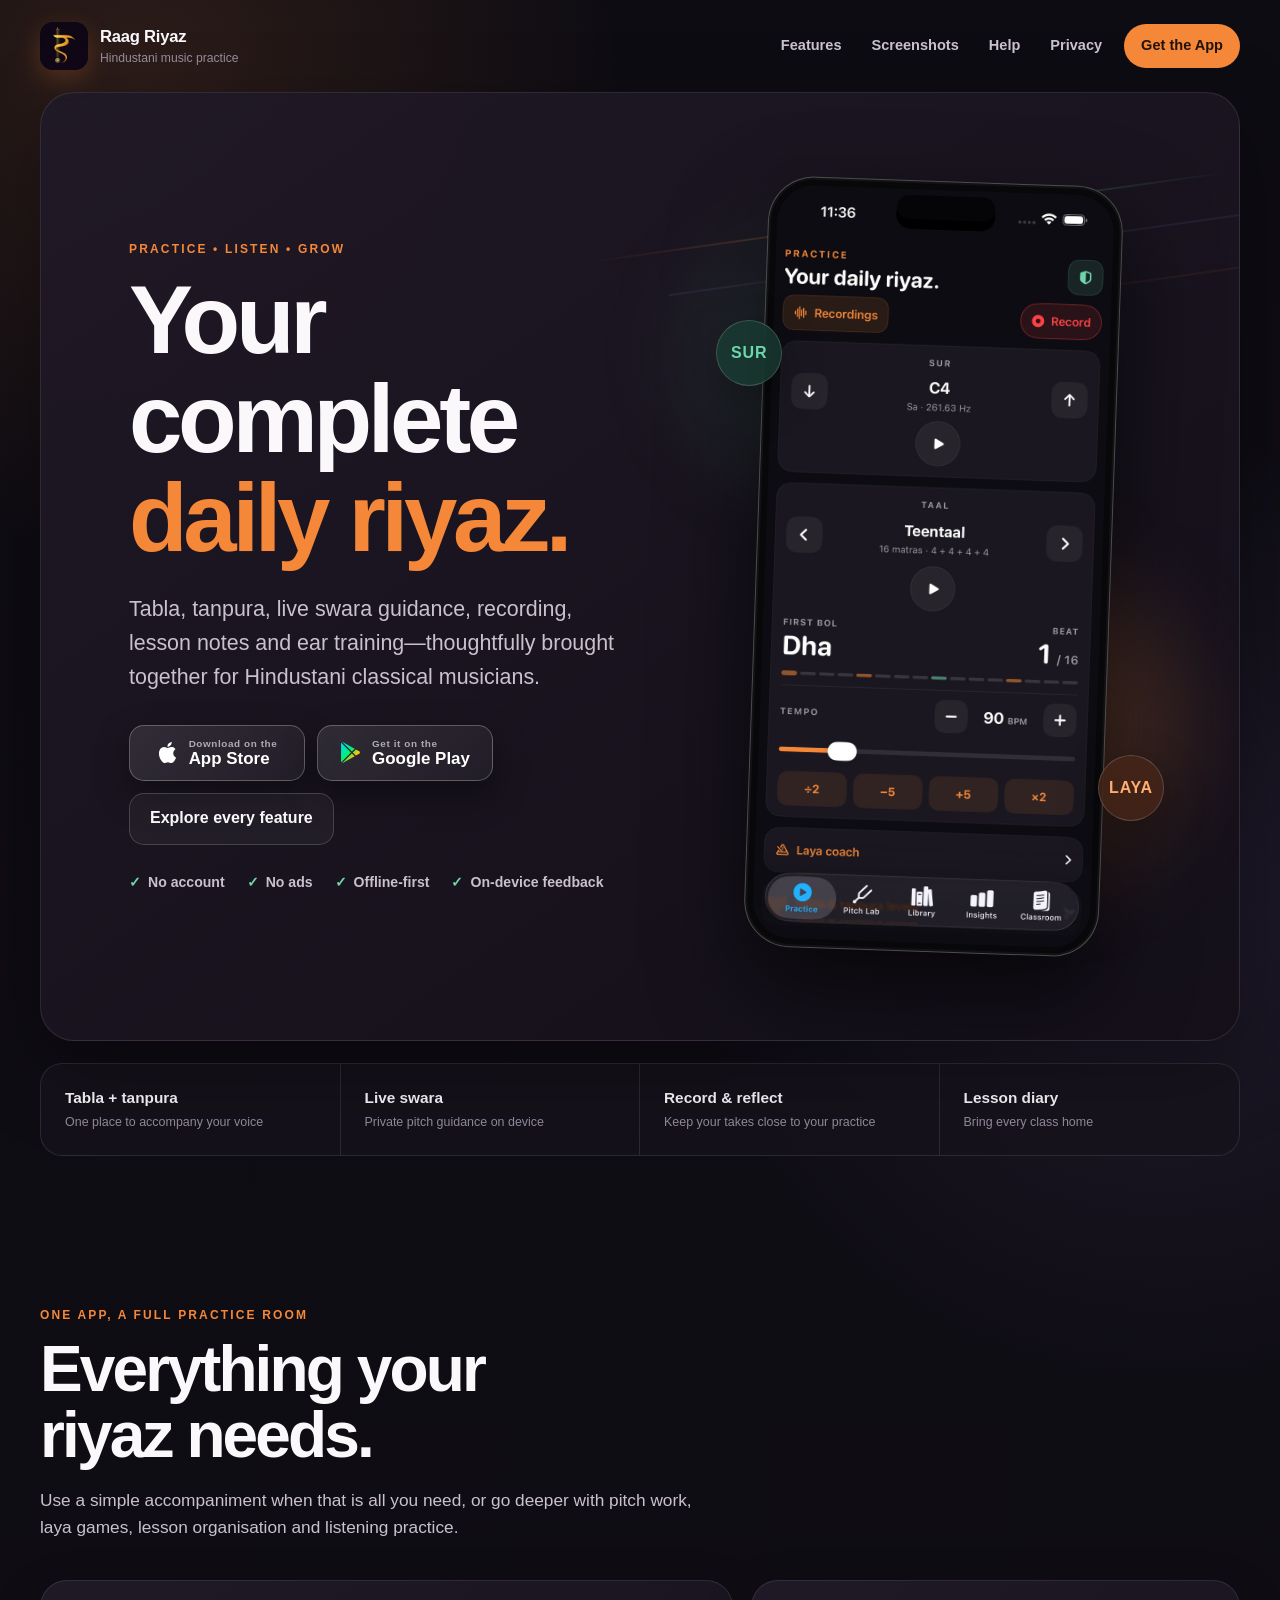
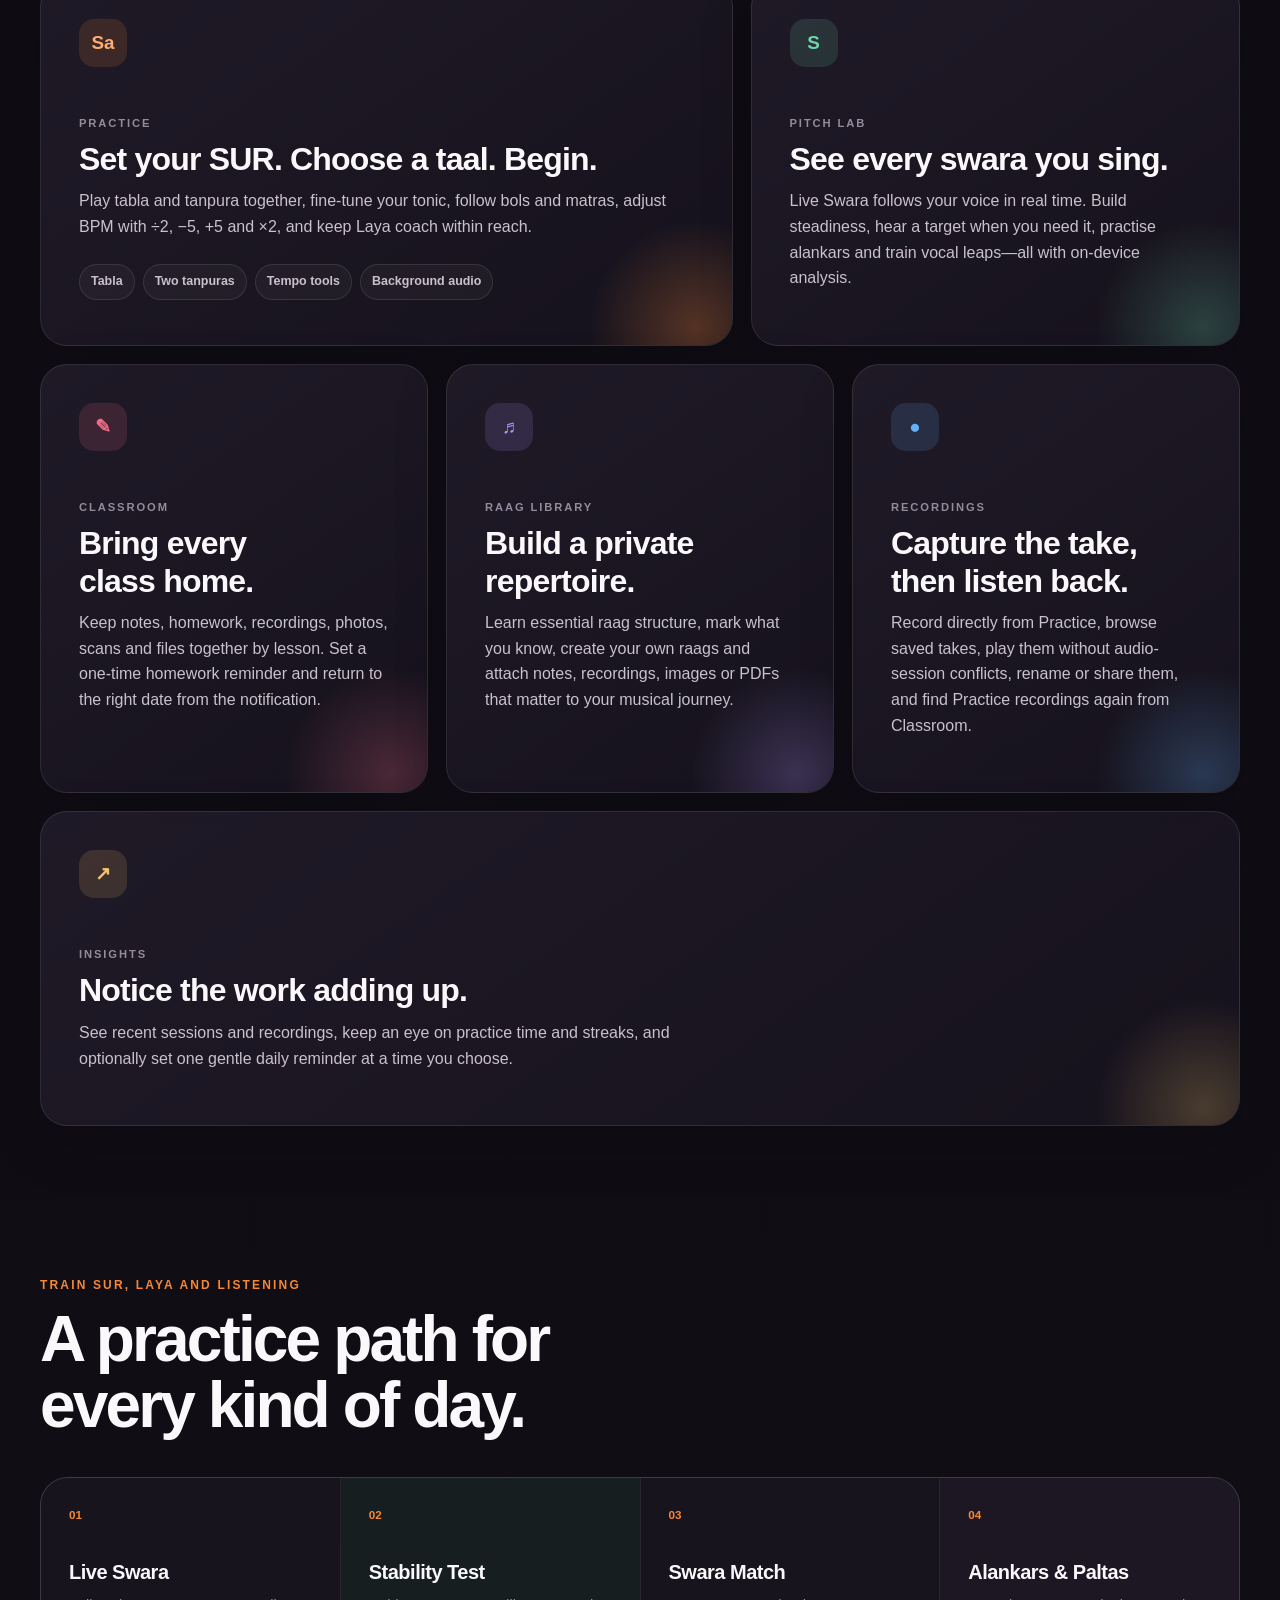
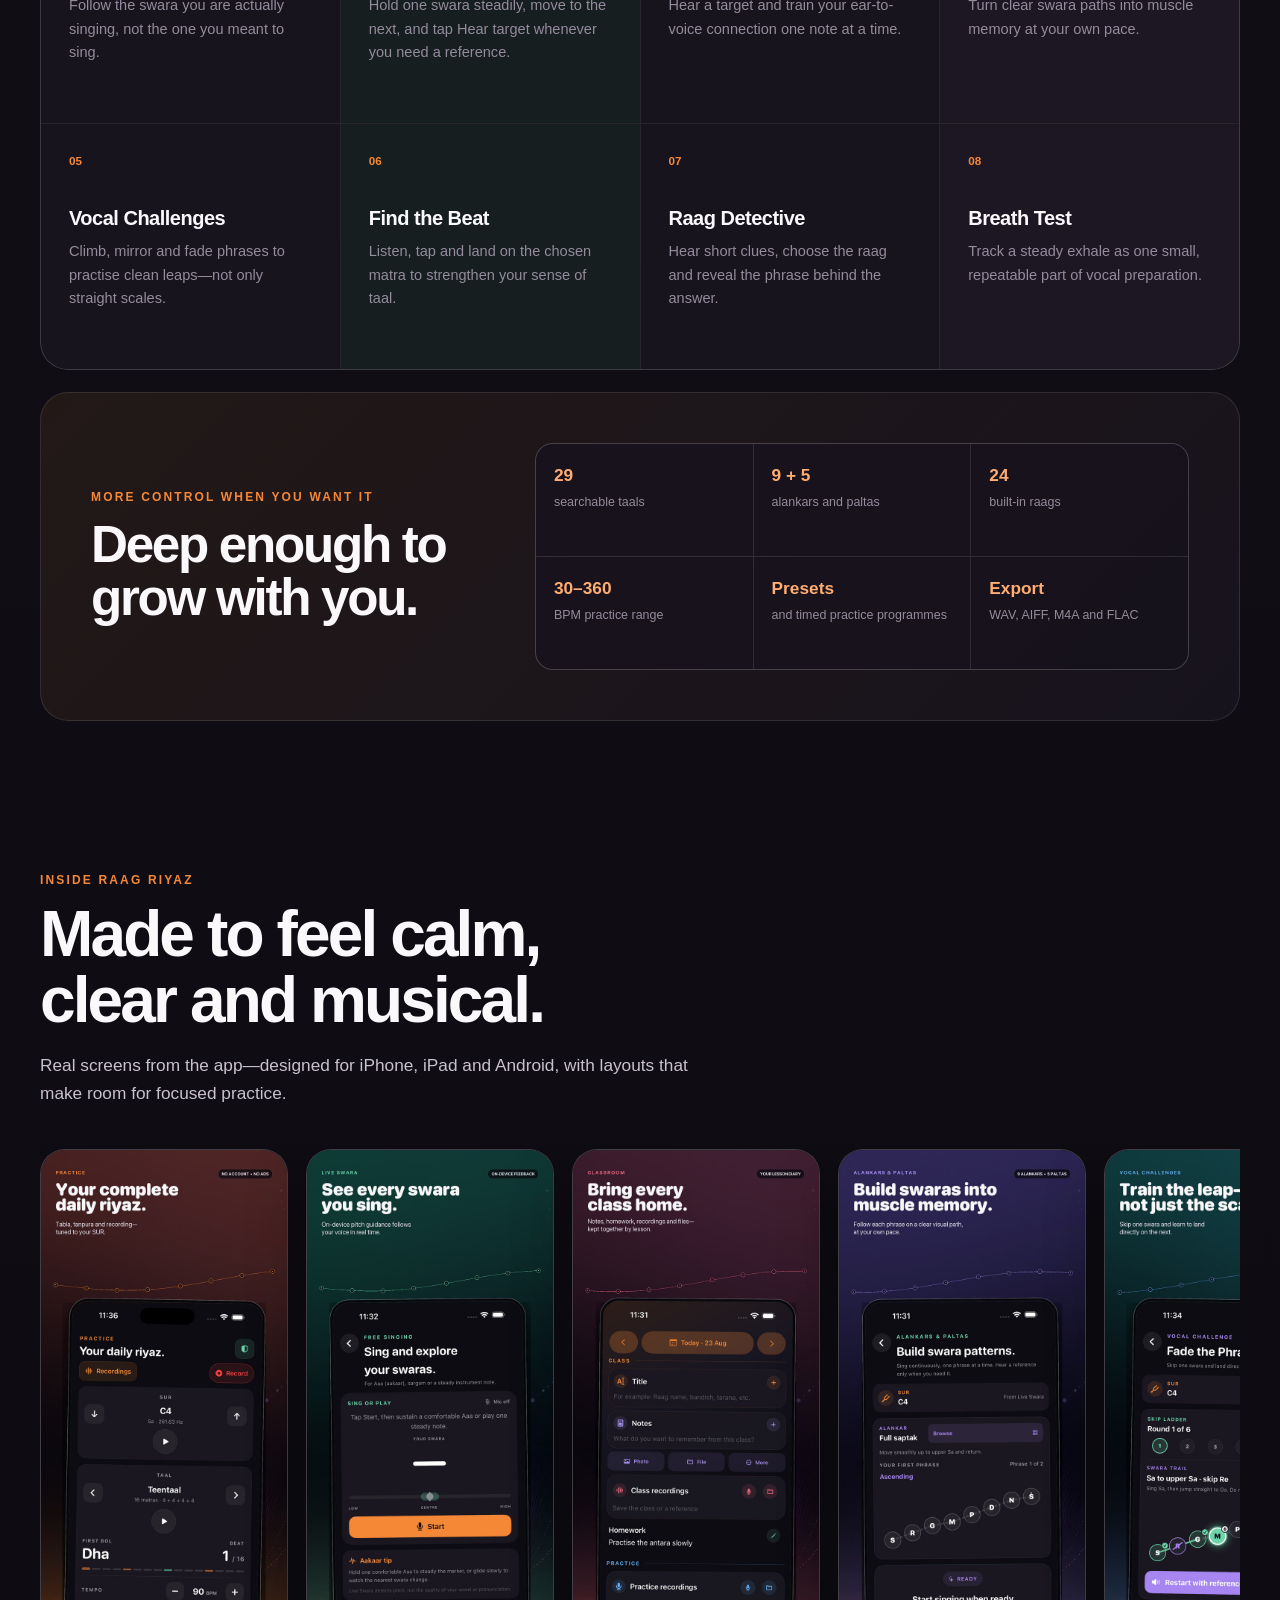
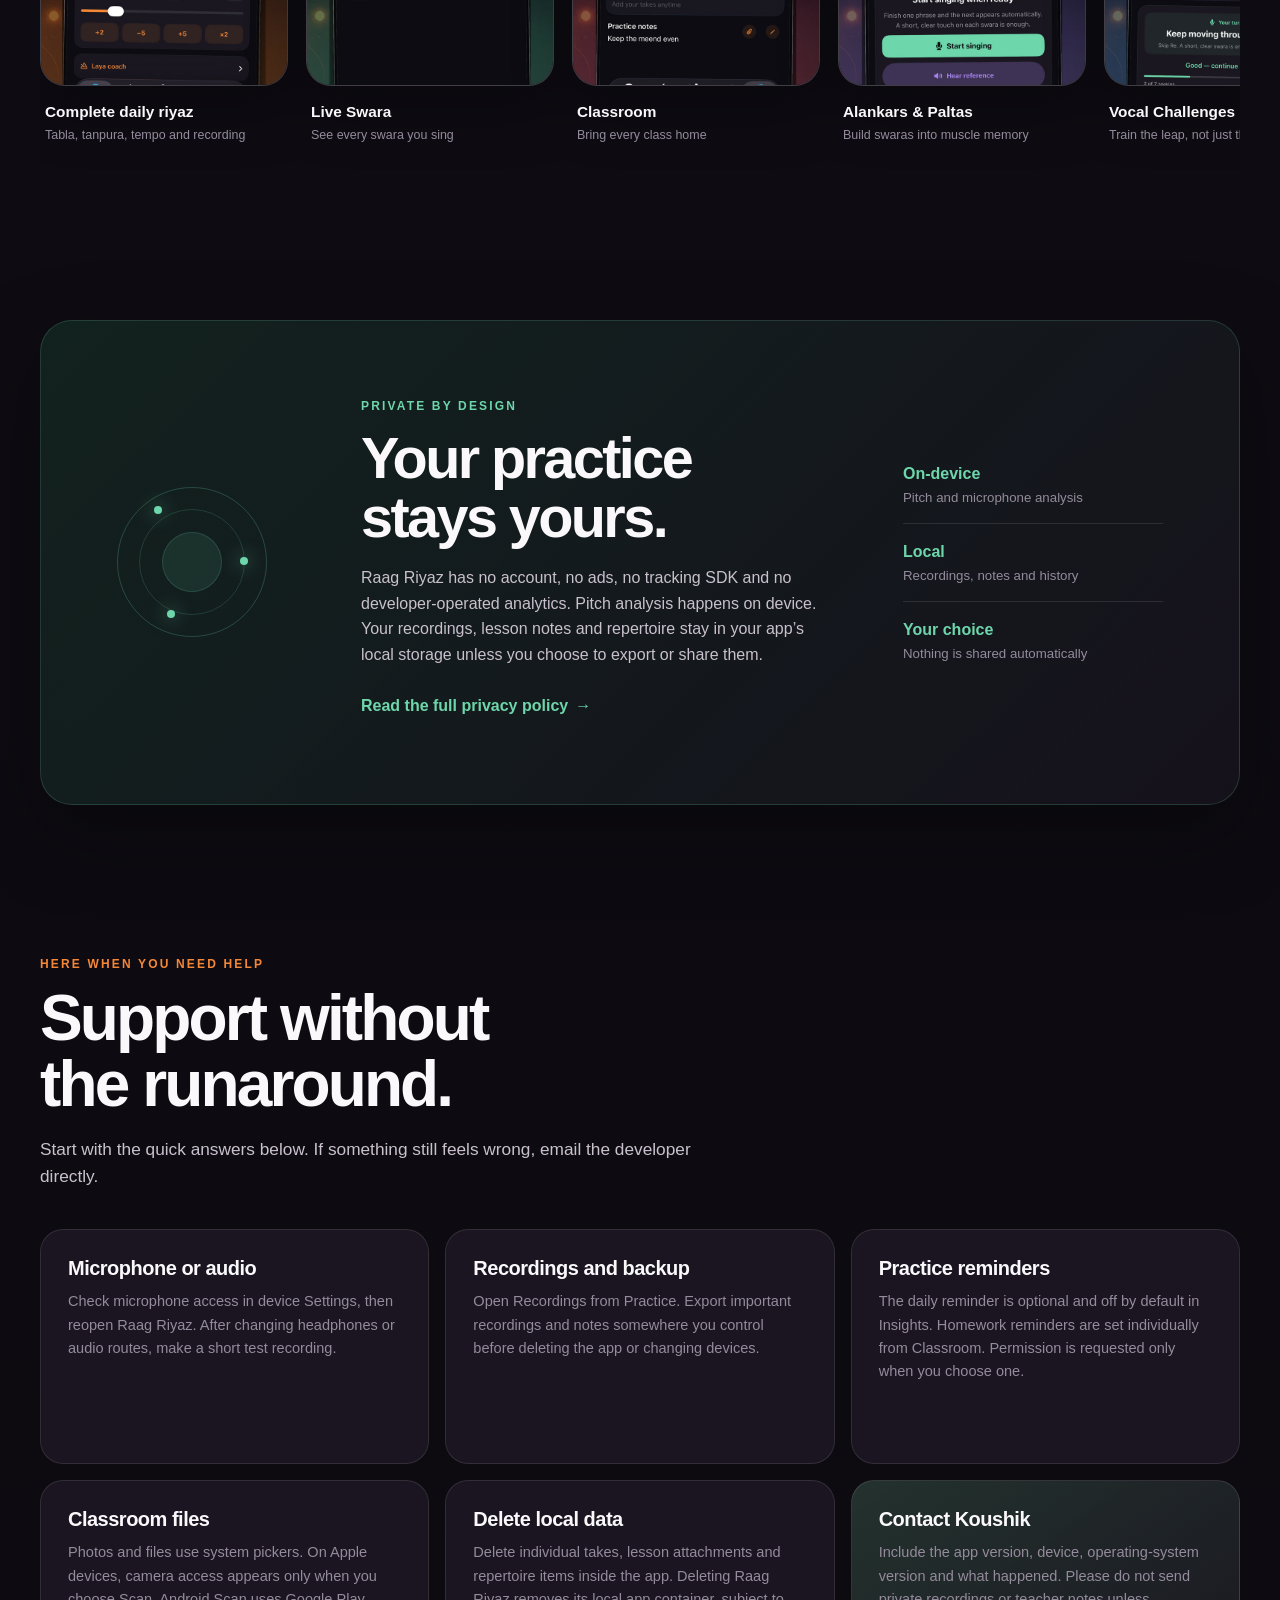
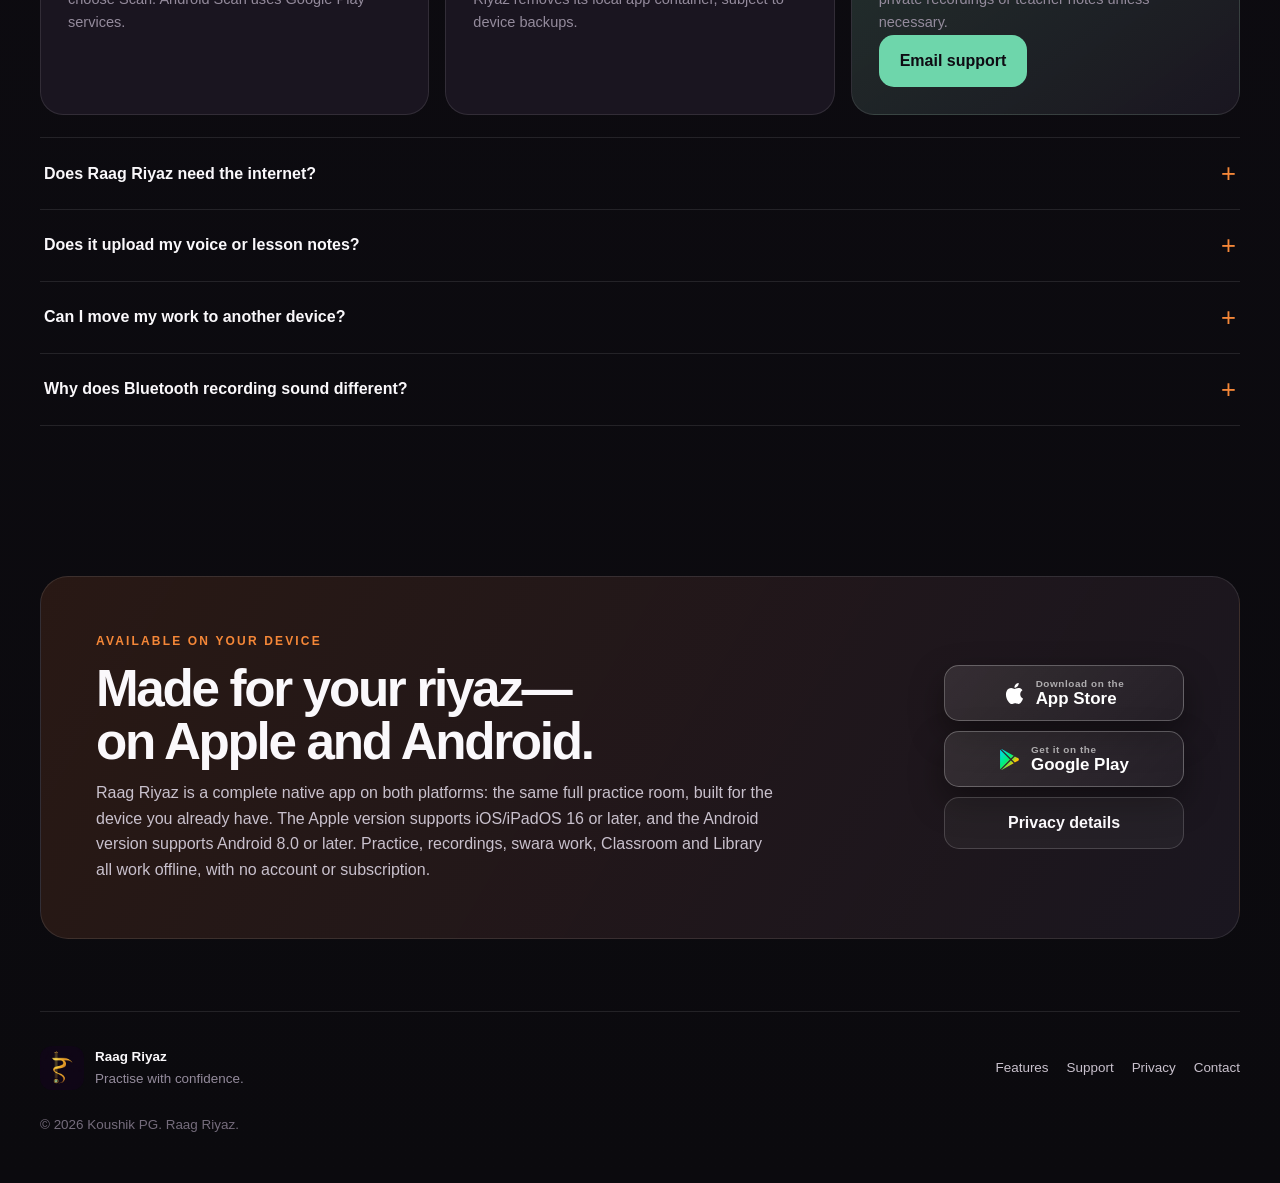
<file: index.html>
<!DOCTYPE html>
<html lang="en">
<head>
  <meta charset="utf-8">
  <meta name="viewport" content="width=device-width, initial-scale=1">
  <meta name="description" content="Raag Riyaz is an offline-first Hindustani classical music practice companion with tabla, tanpura, live swara guidance, recordings, Classroom, raag learning and ear training.">
  <meta name="theme-color" content="#0e0c13">
  <meta name="referrer" content="strict-origin-when-cross-origin">
  <meta property="og:type" content="website">
  <meta property="og:title" content="Raag Riyaz — Your complete daily riyaz">
  <meta property="og:description" content="Tabla, tanpura, live swara guidance, recordings, Classroom and ear training—private and offline-first.">
  <meta property="og:url" content="https://koushik667.github.io/raag-riyaz-support/">
  <meta property="og:image" content="https://koushik667.github.io/raag-riyaz-support/assets/og.png">
  <meta property="og:image:alt" content="Raag Riyaz, your complete daily riyaz">
  <meta name="twitter:card" content="summary_large_image">
  <link rel="canonical" href="https://koushik667.github.io/raag-riyaz-support/">
  <link rel="icon" type="image/png" href="assets/app-icon.png">
  <link rel="apple-touch-icon" href="assets/app-icon.png">
  <link rel="preload" as="image" href="assets/practice-hero.jpg" fetchpriority="high">
  <title>Raag Riyaz — Your complete daily riyaz</title>
  <link rel="stylesheet" href="styles.css">
  <script type="application/ld+json">
  {
    "@context": "https://schema.org",
    "@type": "SoftwareApplication",
    "name": "Raag Riyaz",
    "applicationCategory": "MusicApplication",
    "operatingSystem": "iOS 16 or later, iPadOS 16 or later, Android 8.0 or later",
    "description": "An offline-first Hindustani classical music practice companion with tabla, tanpura, swara exercises, recordings, lesson notes and raag learning.",
    "offers": {
      "@type": "Offer",
      "price": "0",
      "priceCurrency": "USD"
    },
    "downloadUrl": "https://apps.apple.com/app/id6798105423",
    "author": {
      "@type": "Person",
      "name": "Koushik PG"
    }
  }
  </script>
</head>
<body>
  <a class="skip-link" href="#main-content">Skip to content</a>

  <header class="site-header">
    <a class="brand" href="index.html" aria-label="Raag Riyaz home">
      <img class="brand-icon" src="assets/app-icon.png" width="48" height="48" alt="">
      <span><strong>Raag Riyaz</strong><small>Hindustani music practice</small></span>
    </a>
    <nav aria-label="Primary navigation">
      <a href="#features">Features</a>
      <a href="#screenshots">Screenshots</a>
      <a href="#support">Help</a>
      <a href="privacy.html">Privacy</a>
      <a class="nav-cta" href="#platforms">Get the App</a>
    </nav>
  </header>

  <main id="main-content">
    <section class="hero product-hero" aria-labelledby="hero-title">
      <div class="hero-copy">
        <p class="eyebrow">PRACTICE • LISTEN • GROW</p>
        <h1 id="hero-title">Your complete<br><span>daily riyaz.</span></h1>
        <p class="lede">Tabla, tanpura, live swara guidance, recording, lesson notes and ear training—thoughtfully brought together for Hindustani classical musicians.</p>
        <div class="hero-actions">
          <a class="button store" href="https://apps.apple.com/app/id6798105423">
            <svg class="store-logo" viewBox="0 0 24 24" aria-hidden="true" focusable="false"><path fill="currentColor" d="M12.152 6.896c-.948 0-2.415-1.078-3.96-1.04-2.04.027-3.91 1.183-4.961 3.014-2.117 3.675-.546 9.103 1.519 12.09 1.013 1.454 2.208 3.09 3.792 3.039 1.52-.065 2.09-.987 3.935-.987 1.831 0 2.35.987 3.96.948 1.637-.026 2.676-1.48 3.676-2.948 1.156-1.688 1.636-3.325 1.662-3.415-.039-.013-3.182-1.221-3.22-4.857-.026-3.04 2.48-4.494 2.597-4.559-1.429-2.09-3.623-2.324-4.39-2.376-2-.156-3.675 1.09-4.61 1.09zM15.53 3.83c.843-1.012 1.4-2.427 1.245-3.83-1.207.052-2.662.805-3.532 1.818-.78.896-1.454 2.338-1.273 3.714 1.338.104 2.715-.688 3.559-1.701"/></svg>
            <span class="store-copy"><span class="button-kicker">Download on the</span><strong>App Store</strong></span>
          </a>
          <a class="button store" href="https://play.google.com/store/apps/details?id=com.koushikpg.avartan&amp;hl=en_IN">
            <svg class="store-logo" viewBox="0 0 24 24" aria-hidden="true" focusable="false"><defs><linearGradient id="play-gradient-hero" x1="0" y1="0" x2="1" y2="1"><stop offset="0" stop-color="#00d7fe"/><stop offset="0.45" stop-color="#00f076"/><stop offset="0.7" stop-color="#ffc900"/><stop offset="1" stop-color="#ff3a44"/></linearGradient></defs><path fill="url(#play-gradient-hero)" d="M22.018 13.298l-3.919 2.218-3.515-3.493 3.543-3.521 3.891 2.202a1.49 1.49 0 0 1 0 2.594zM1.337.924a1.486 1.486 0 0 0-.112.568v21.017c0 .217.045.419.124.6l11.155-11.087L1.337.924zm12.207 10.065l3.258-3.238L3.45.195a1.466 1.466 0 0 0-.946-.179l11.04 10.973zm0 2.067l-11 10.933c.298.036.612-.016.906-.183l13.324-7.54-3.23-3.21z"/></svg>
            <span class="store-copy"><span class="button-kicker">Get it on the</span><strong>Google Play</strong></span>
          </a>
          <a class="button secondary" href="#features">Explore every feature</a>
        </div>
        <ul class="trust-list" aria-label="Raag Riyaz principles">
          <li>No account</li>
          <li>No ads</li>
          <li>Offline-first</li>
          <li>On-device feedback</li>
        </ul>
      </div>

      <div class="hero-visual">
        <div class="glow glow-saffron" aria-hidden="true"></div>
        <div class="glow glow-mint" aria-hidden="true"></div>
        <div class="phone-frame">
          <img src="assets/practice-hero.jpg" width="780" height="1694" alt="Practice screen showing Sur, taal, tempo controls and Laya coach" fetchpriority="high">
        </div>
        <span class="floating-note note-sur" aria-hidden="true">SUR</span>
        <span class="floating-note note-laya" aria-hidden="true">LAYA</span>
      </div>
    </section>

    <section class="proof-strip" aria-label="Core capabilities">
      <div><strong>Tabla + tanpura</strong><span>One place to accompany your voice</span></div>
      <div><strong>Live swara</strong><span>Private pitch guidance on device</span></div>
      <div><strong>Record &amp; reflect</strong><span>Keep your takes close to your practice</span></div>
      <div><strong>Lesson diary</strong><span>Bring every class home</span></div>
    </section>

    <section class="section-shell" id="features" aria-labelledby="features-title">
      <div class="section-heading">
        <p class="eyebrow">ONE APP, A FULL PRACTICE ROOM</p>
        <h2 id="features-title">Everything your riyaz needs.</h2>
        <p>Use a simple accompaniment when that is all you need, or go deeper with pitch work, laya games, lesson organisation and listening practice.</p>
      </div>

      <div class="feature-bento">
        <article class="feature-card feature-practice">
          <div class="feature-icon saffron" aria-hidden="true">Sa</div>
          <p class="feature-label">PRACTICE</p>
          <h3>Set your SUR. Choose a taal. Begin.</h3>
          <p>Play tabla and tanpura together, fine-tune your tonic, follow bols and matras, adjust BPM with ÷2, −5, +5 and ×2, and keep Laya coach within reach.</p>
          <ul class="chip-list" aria-label="Practice features">
            <li>Tabla</li><li>Two tanpuras</li><li>Tempo tools</li><li>Background audio</li>
          </ul>
        </article>

        <article class="feature-card feature-pitch">
          <div class="feature-icon mint" aria-hidden="true">S</div>
          <p class="feature-label">PITCH LAB</p>
          <h3>See every swara you sing.</h3>
          <p>Live Swara follows your voice in real time. Build steadiness, hear a target when you need it, practise alankars and train vocal leaps—all with on-device analysis.</p>
        </article>

        <article class="feature-card feature-classroom">
          <div class="feature-icon rose" aria-hidden="true">✎</div>
          <p class="feature-label">CLASSROOM</p>
          <h3>Bring every class home.</h3>
          <p>Keep notes, homework, recordings, photos, scans and files together by lesson. Set a one-time homework reminder and return to the right date from the notification.</p>
        </article>

        <article class="feature-card feature-library">
          <div class="feature-icon violet" aria-hidden="true">♬</div>
          <p class="feature-label">RAAG LIBRARY</p>
          <h3>Build a private repertoire.</h3>
          <p>Learn essential raag structure, mark what you know, create your own raags and attach notes, recordings, images or PDFs that matter to your musical journey.</p>
        </article>

        <article class="feature-card feature-recordings">
          <div class="feature-icon blue" aria-hidden="true">●</div>
          <p class="feature-label">RECORDINGS</p>
          <h3>Capture the take, then listen back.</h3>
          <p>Record directly from Practice, browse saved takes, play them without audio-session conflicts, rename or share them, and find Practice recordings again from Classroom.</p>
        </article>

        <article class="feature-card feature-insights">
          <div class="feature-icon gold" aria-hidden="true">↗</div>
          <p class="feature-label">INSIGHTS</p>
          <h3>Notice the work adding up.</h3>
          <p>See recent sessions and recordings, keep an eye on practice time and streaks, and optionally set one gentle daily reminder at a time you choose.</p>
        </article>
      </div>
    </section>

    <section class="section-shell training-section" aria-labelledby="training-title">
      <div class="section-heading compact-heading">
        <p class="eyebrow">TRAIN SUR, LAYA AND LISTENING</p>
        <h2 id="training-title">A practice path for every kind of day.</h2>
      </div>
      <div class="training-grid">
        <article><span>01</span><h3>Live Swara</h3><p>Follow the swara you are actually singing, not the one you meant to sing.</p></article>
        <article><span>02</span><h3>Stability Test</h3><p>Hold one swara steadily, move to the next, and tap Hear target whenever you need a reference.</p></article>
        <article><span>03</span><h3>Swara Match</h3><p>Hear a target and train your ear-to-voice connection one note at a time.</p></article>
        <article><span>04</span><h3>Alankars &amp; Paltas</h3><p>Turn clear swara paths into muscle memory at your own pace.</p></article>
        <article><span>05</span><h3>Vocal Challenges</h3><p>Climb, mirror and fade phrases to practise clean leaps—not only straight scales.</p></article>
        <article><span>06</span><h3>Find the Beat</h3><p>Listen, tap and land on the chosen matra to strengthen your sense of taal.</p></article>
        <article><span>07</span><h3>Raag Detective</h3><p>Hear short clues, choose the raag and reveal the phrase behind the answer.</p></article>
        <article><span>08</span><h3>Breath Test</h3><p>Track a steady exhale as one small, repeatable part of vocal preparation.</p></article>
      </div>
    </section>

    <section class="feature-ledger" aria-labelledby="more-title">
      <div>
        <p class="eyebrow">MORE CONTROL WHEN YOU WANT IT</p>
        <h2 id="more-title">Deep enough to grow with you.</h2>
      </div>
      <ul>
        <li><strong>29</strong><span>searchable taals</span></li>
        <li><strong>9 + 5</strong><span>alankars and paltas</span></li>
        <li><strong>24</strong><span>built-in raags</span></li>
        <li><strong>30–360</strong><span>BPM practice range</span></li>
        <li><strong>Presets</strong><span>and timed practice programmes</span></li>
        <li><strong>Export</strong><span>WAV, AIFF, M4A and FLAC</span></li>
      </ul>
    </section>

    <section class="section-shell screenshot-section" id="screenshots" aria-labelledby="screenshots-title">
      <div class="section-heading">
        <p class="eyebrow">INSIDE RAAG RIYAZ</p>
        <h2 id="screenshots-title">Made to feel calm, clear and musical.</h2>
        <p>Real screens from the app—designed for iPhone, iPad and Android, with layouts that make room for focused practice.</p>
      </div>

      <div class="screenshot-gallery">
        <figure><img src="assets/01-your-complete-riyaz.jpg" width="660" height="1434" alt="Practice screen with SUR, taal and tempo controls" loading="lazy"><figcaption><strong>Complete daily riyaz</strong><span>Tabla, tanpura, tempo and recording</span></figcaption></figure>
        <figure><img src="assets/02-hear-every-swara.jpg" width="660" height="1434" alt="Live Swara screen for real-time pitch guidance" loading="lazy"><figcaption><strong>Live Swara</strong><span>See every swara you sing</span></figcaption></figure>
        <figure><img src="assets/03-bring-every-class-home.jpg" width="660" height="1434" alt="Classroom screen with lesson notes and homework" loading="lazy"><figcaption><strong>Classroom</strong><span>Bring every class home</span></figcaption></figure>
        <figure><img src="assets/04-build-swara-patterns.jpg" width="660" height="1434" alt="Alankars and Paltas exercise screen" loading="lazy"><figcaption><strong>Alankars &amp; Paltas</strong><span>Build swaras into muscle memory</span></figcaption></figure>
        <figure><img src="assets/05-train-the-leap.jpg" width="660" height="1434" alt="Vocal Challenge screen with a swara path" loading="lazy"><figcaption><strong>Vocal Challenges</strong><span>Train the leap, not just the scale</span></figcaption></figure>
        <figure><img src="assets/06-feel-the-taal.jpg" width="660" height="1434" alt="Find the Beat laya game screen" loading="lazy"><figcaption><strong>Find the Beat</strong><span>Listen, tap and feel the taal</span></figcaption></figure>
        <figure><img src="assets/07-your-raag-library.jpg" width="660" height="1434" alt="Raag Library screen with learned and custom raags" loading="lazy"><figcaption><strong>Raag Library</strong><span>Keep every raag within reach</span></figcaption></figure>
        <figure><img src="assets/08-learn-by-listening.jpg" width="660" height="1434" alt="Raag Detective listening exercise screen" loading="lazy"><figcaption><strong>Raag Detective</strong><span>Learn by listening</span></figcaption></figure>
      </div>
    </section>

    <section class="privacy-promise" aria-labelledby="privacy-title">
      <div class="privacy-orbit" aria-hidden="true"><span></span><span></span><span></span></div>
      <div>
        <p class="eyebrow">PRIVATE BY DESIGN</p>
        <h2 id="privacy-title">Your practice stays yours.</h2>
        <p>Raag Riyaz has no account, no ads, no tracking SDK and no developer-operated analytics. Pitch analysis happens on device. Your recordings, lesson notes and repertoire stay in your app’s local storage unless you choose to export or share them.</p>
        <a class="text-link" href="privacy.html">Read the full privacy policy <span aria-hidden="true">→</span></a>
      </div>
      <ul class="privacy-points">
        <li><strong>On-device</strong><span>Pitch and microphone analysis</span></li>
        <li><strong>Local</strong><span>Recordings, notes and history</span></li>
        <li><strong>Your choice</strong><span>Nothing is shared automatically</span></li>
      </ul>
    </section>

    <section class="section-shell support-section" id="support" aria-labelledby="support-title">
      <div class="section-heading">
        <p class="eyebrow">HERE WHEN YOU NEED HELP</p>
        <h2 id="support-title">Support without the runaround.</h2>
        <p>Start with the quick answers below. If something still feels wrong, email the developer directly.</p>
      </div>

      <div class="help-grid">
        <article>
          <h3>Microphone or audio</h3>
          <p>Check microphone access in device Settings, then reopen Raag Riyaz. After changing headphones or audio routes, make a short test recording.</p>
        </article>
        <article>
          <h3>Recordings and backup</h3>
          <p>Open Recordings from Practice. Export important recordings and notes somewhere you control before deleting the app or changing devices.</p>
        </article>
        <article>
          <h3>Practice reminders</h3>
          <p>The daily reminder is optional and off by default in Insights. Homework reminders are set individually from Classroom. Permission is requested only when you choose one.</p>
        </article>
        <article>
          <h3>Classroom files</h3>
          <p>Photos and files use system pickers. On Apple devices, camera access appears only when you choose Scan. Android Scan uses Google Play services.</p>
        </article>
        <article>
          <h3>Delete local data</h3>
          <p>Delete individual takes, lesson attachments and repertoire items inside the app. Deleting Raag Riyaz removes its local app container, subject to device backups.</p>
        </article>
        <article class="contact-card">
          <h3>Contact Koushik</h3>
          <p>Include the app version, device, operating-system version and what happened. Please do not send private recordings or teacher notes unless necessary.</p>
          <a class="button tertiary" href="mailto:koushikp@alum.iisc.ac.in?subject=Raag%20Riyaz%20support">Email support</a>
        </article>
      </div>

      <div class="faq-list">
        <details>
          <summary>Does Raag Riyaz need the internet?</summary>
          <p>Core practice, recordings, pitch exercises, Classroom, Library and Insights are designed to work offline. Optional YouTube lessons, the fundraiser and store actions open external services and need a connection.</p>
        </details>
        <details>
          <summary>Does it upload my voice or lesson notes?</summary>
          <p>No. Raag Riyaz does not automatically upload recordings, pitch observations, notes or files to a developer-operated server. Content leaves only when you explicitly share or export it.</p>
        </details>
        <details>
          <summary>Can I move my work to another device?</summary>
          <p>There is no Raag Riyaz account or cross-device sync. Export important items before changing devices. Apple device backups may retain app data; Android backup behavior is described in the privacy policy.</p>
        </details>
        <details>
          <summary>Why does Bluetooth recording sound different?</summary>
          <p>Bluetooth A2DP is playback-only. When a Bluetooth microphone is used, the device may switch to a lower-bandwidth hands-free route. For the clearest pitch and recording results, use the built-in or a wired microphone.</p>
        </details>
      </div>
    </section>

    <section class="platform-card" id="platforms" aria-labelledby="platform-title">
      <div>
        <p class="eyebrow">AVAILABLE ON YOUR DEVICE</p>
        <h2 id="platform-title">Made for your riyaz—on Apple and Android.</h2>
        <p>Raag Riyaz is a complete native app on both platforms: the same full practice room, built for the device you already have. The Apple version supports iOS/iPadOS 16 or later, and the Android version supports Android 8.0 or later. Practice, recordings, swara work, Classroom and Library all work offline, with no account or subscription.</p>
      </div>
      <div class="platform-actions">
        <a class="button store" href="https://apps.apple.com/app/id6798105423">
          <svg class="store-logo" viewBox="0 0 24 24" aria-hidden="true" focusable="false"><path fill="currentColor" d="M12.152 6.896c-.948 0-2.415-1.078-3.96-1.04-2.04.027-3.91 1.183-4.961 3.014-2.117 3.675-.546 9.103 1.519 12.09 1.013 1.454 2.208 3.09 3.792 3.039 1.52-.065 2.09-.987 3.935-.987 1.831 0 2.35.987 3.96.948 1.637-.026 2.676-1.48 3.676-2.948 1.156-1.688 1.636-3.325 1.662-3.415-.039-.013-3.182-1.221-3.22-4.857-.026-3.04 2.48-4.494 2.597-4.559-1.429-2.09-3.623-2.324-4.39-2.376-2-.156-3.675 1.09-4.61 1.09zM15.53 3.83c.843-1.012 1.4-2.427 1.245-3.83-1.207.052-2.662.805-3.532 1.818-.78.896-1.454 2.338-1.273 3.714 1.338.104 2.715-.688 3.559-1.701"/></svg>
          <span class="store-copy"><span class="button-kicker">Download on the</span><strong>App Store</strong></span>
        </a>
        <a class="button store" href="https://play.google.com/store/apps/details?id=com.koushikpg.avartan&amp;hl=en_IN">
          <svg class="store-logo" viewBox="0 0 24 24" aria-hidden="true" focusable="false"><defs><linearGradient id="play-gradient-platform" x1="0" y1="0" x2="1" y2="1"><stop offset="0" stop-color="#00d7fe"/><stop offset="0.45" stop-color="#00f076"/><stop offset="0.7" stop-color="#ffc900"/><stop offset="1" stop-color="#ff3a44"/></linearGradient></defs><path fill="url(#play-gradient-platform)" d="M22.018 13.298l-3.919 2.218-3.515-3.493 3.543-3.521 3.891 2.202a1.49 1.49 0 0 1 0 2.594zM1.337.924a1.486 1.486 0 0 0-.112.568v21.017c0 .217.045.419.124.6l11.155-11.087L1.337.924zm12.207 10.065l3.258-3.238L3.45.195a1.466 1.466 0 0 0-.946-.179l11.04 10.973zm0 2.067l-11 10.933c.298.036.612-.016.906-.183l13.324-7.54-3.23-3.21z"/></svg>
          <span class="store-copy"><span class="button-kicker">Get it on the</span><strong>Google Play</strong></span>
        </a>
        <a class="button secondary" href="privacy.html">Privacy details</a>
      </div>
    </section>
  </main>

  <footer>
    <div class="footer-brand">
      <img src="assets/app-icon.png" width="44" height="44" alt="">
      <p><strong>Raag Riyaz</strong><span>Practise with confidence.</span></p>
    </div>
    <div class="footer-links">
      <a href="#features">Features</a>
      <a href="#support">Support</a>
      <a href="privacy.html">Privacy</a>
      <a href="mailto:koushikp@alum.iisc.ac.in">Contact</a>
    </div>
    <p class="copyright">© 2026 Koushik PG. Raag Riyaz.</p>
  </footer>
</body>
</html>
</file>
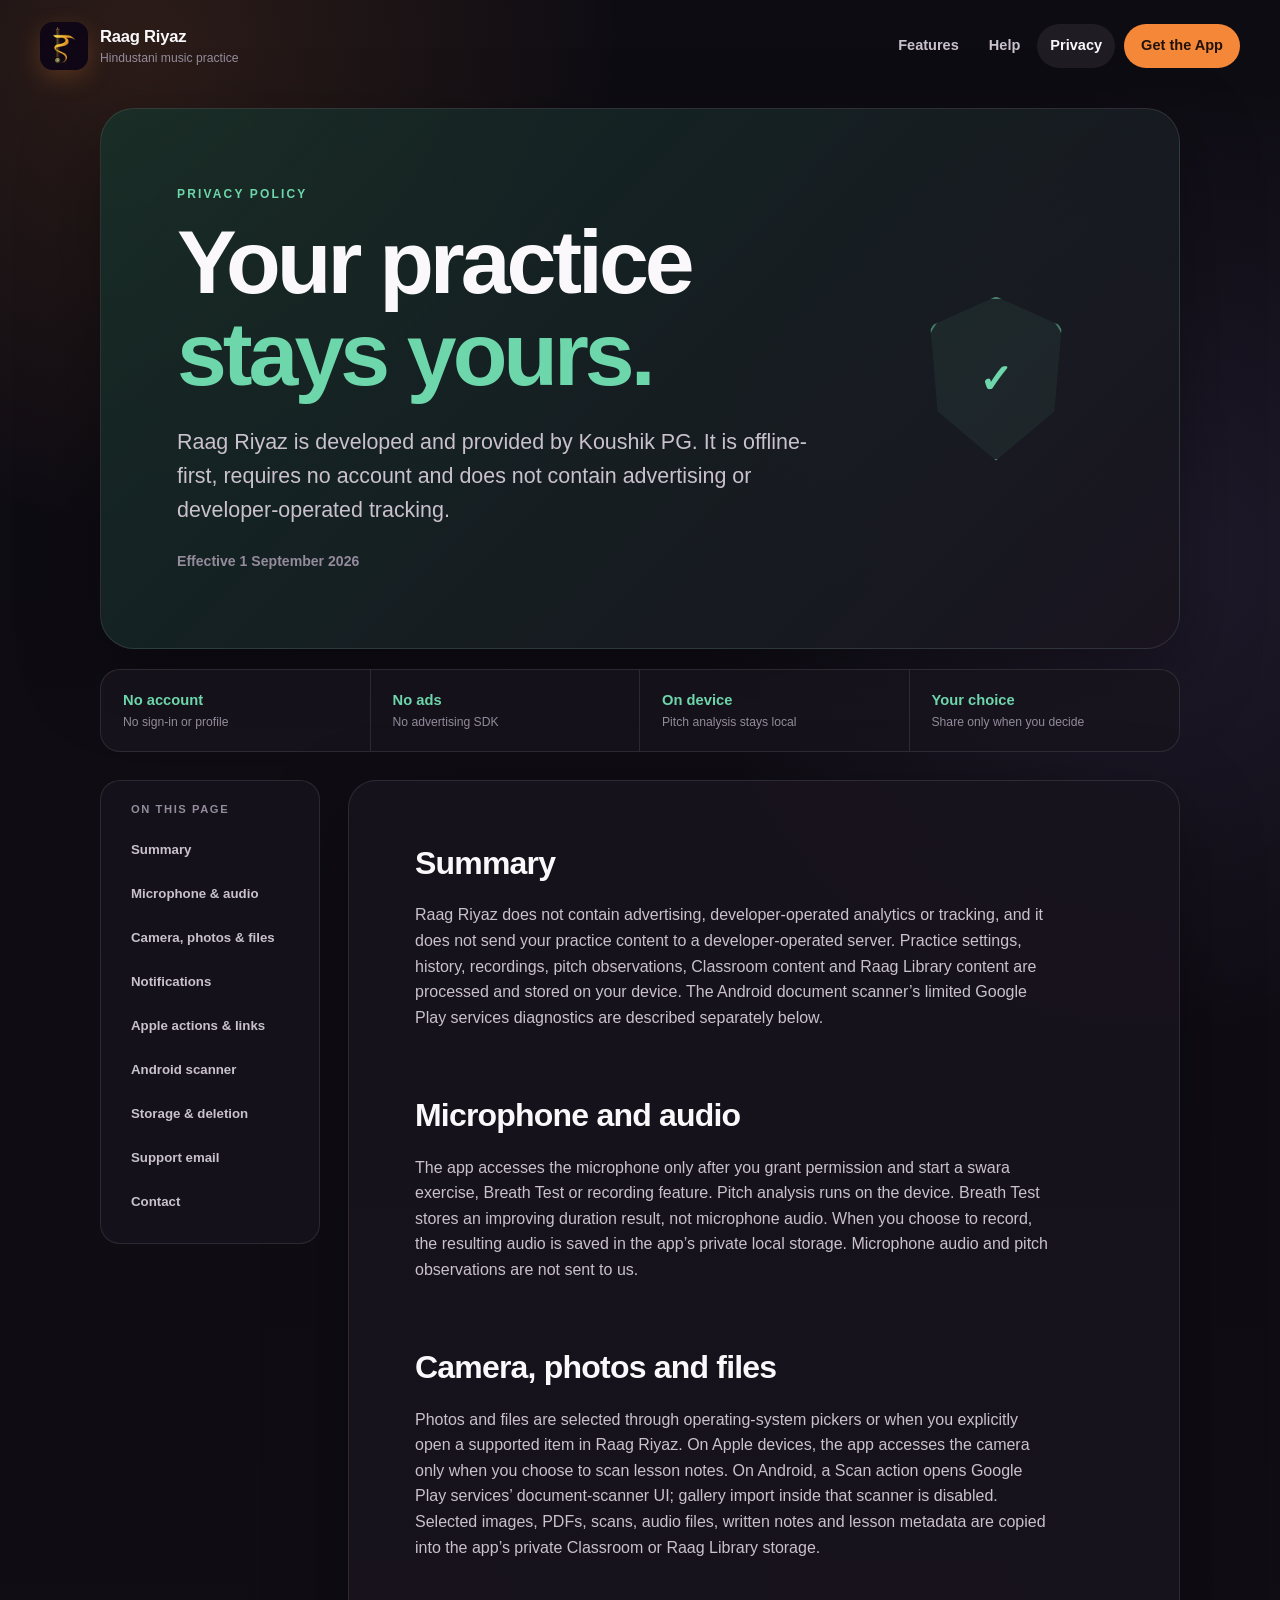
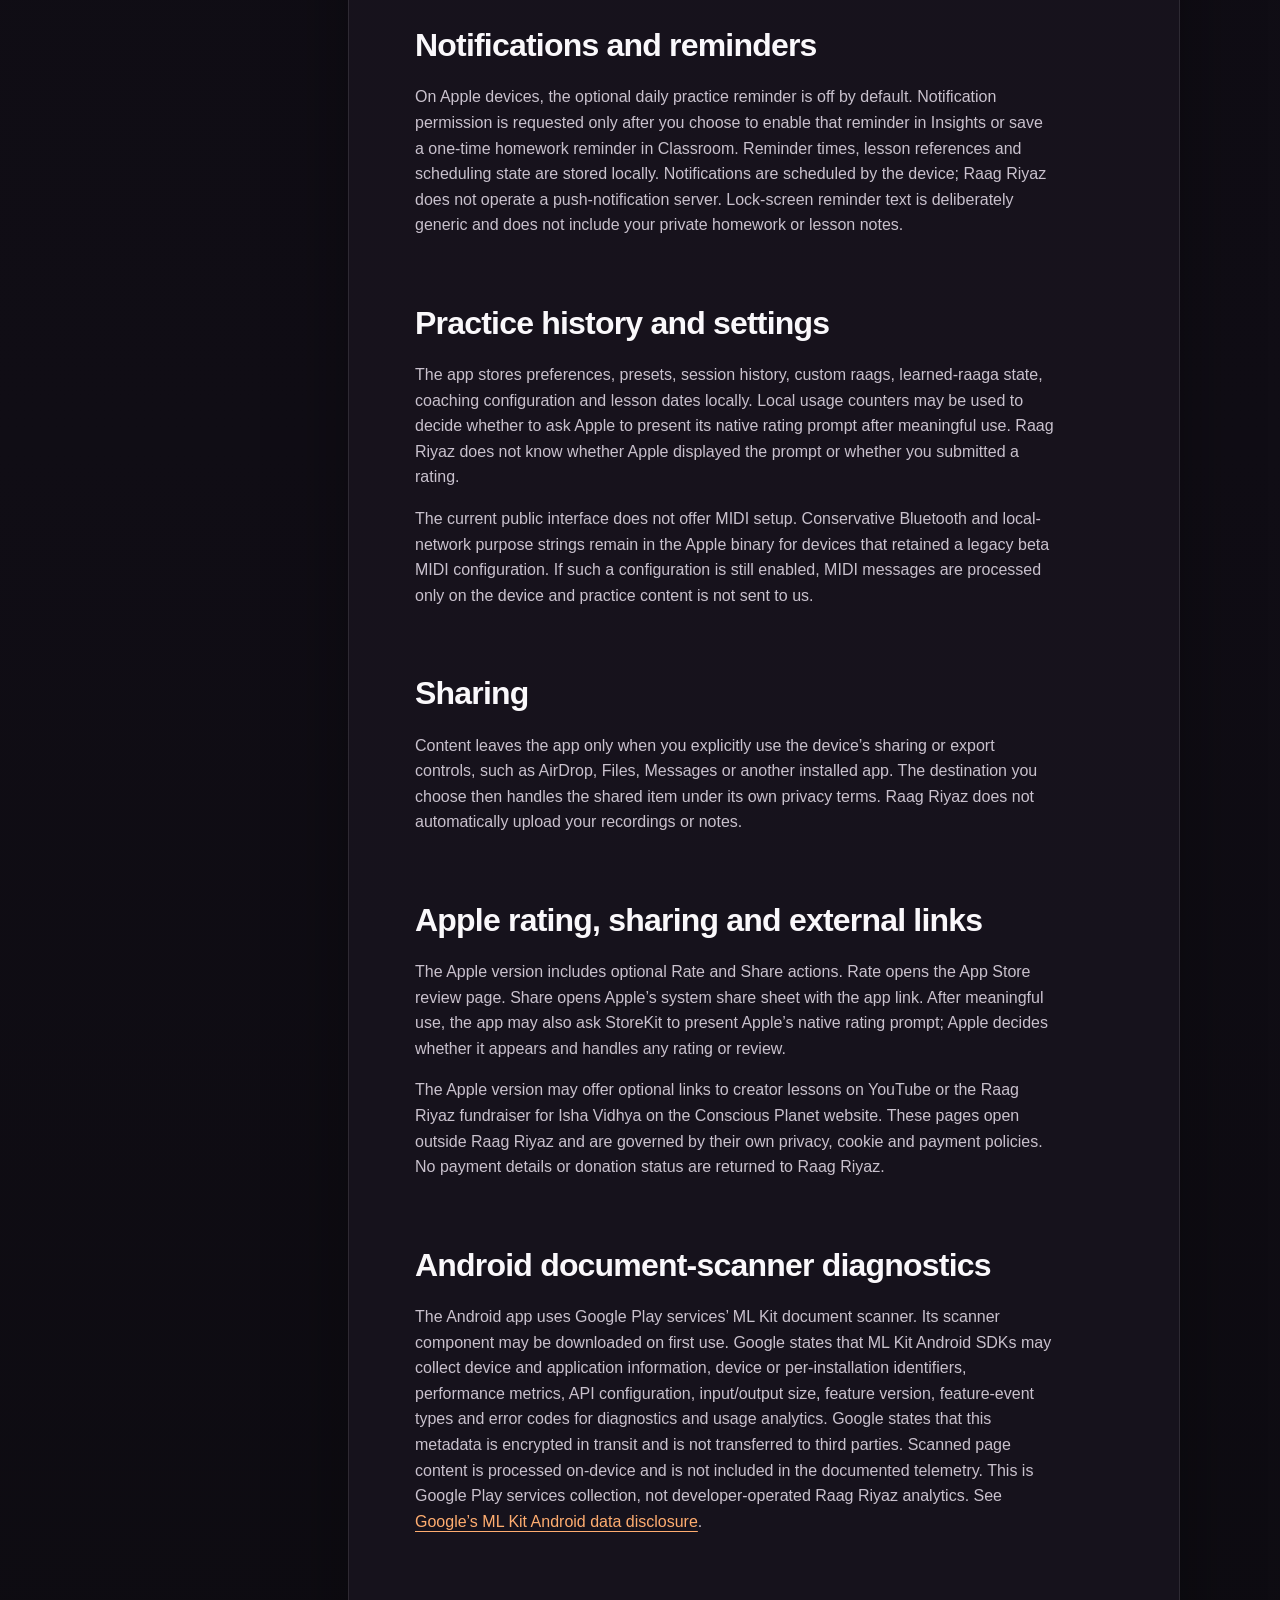
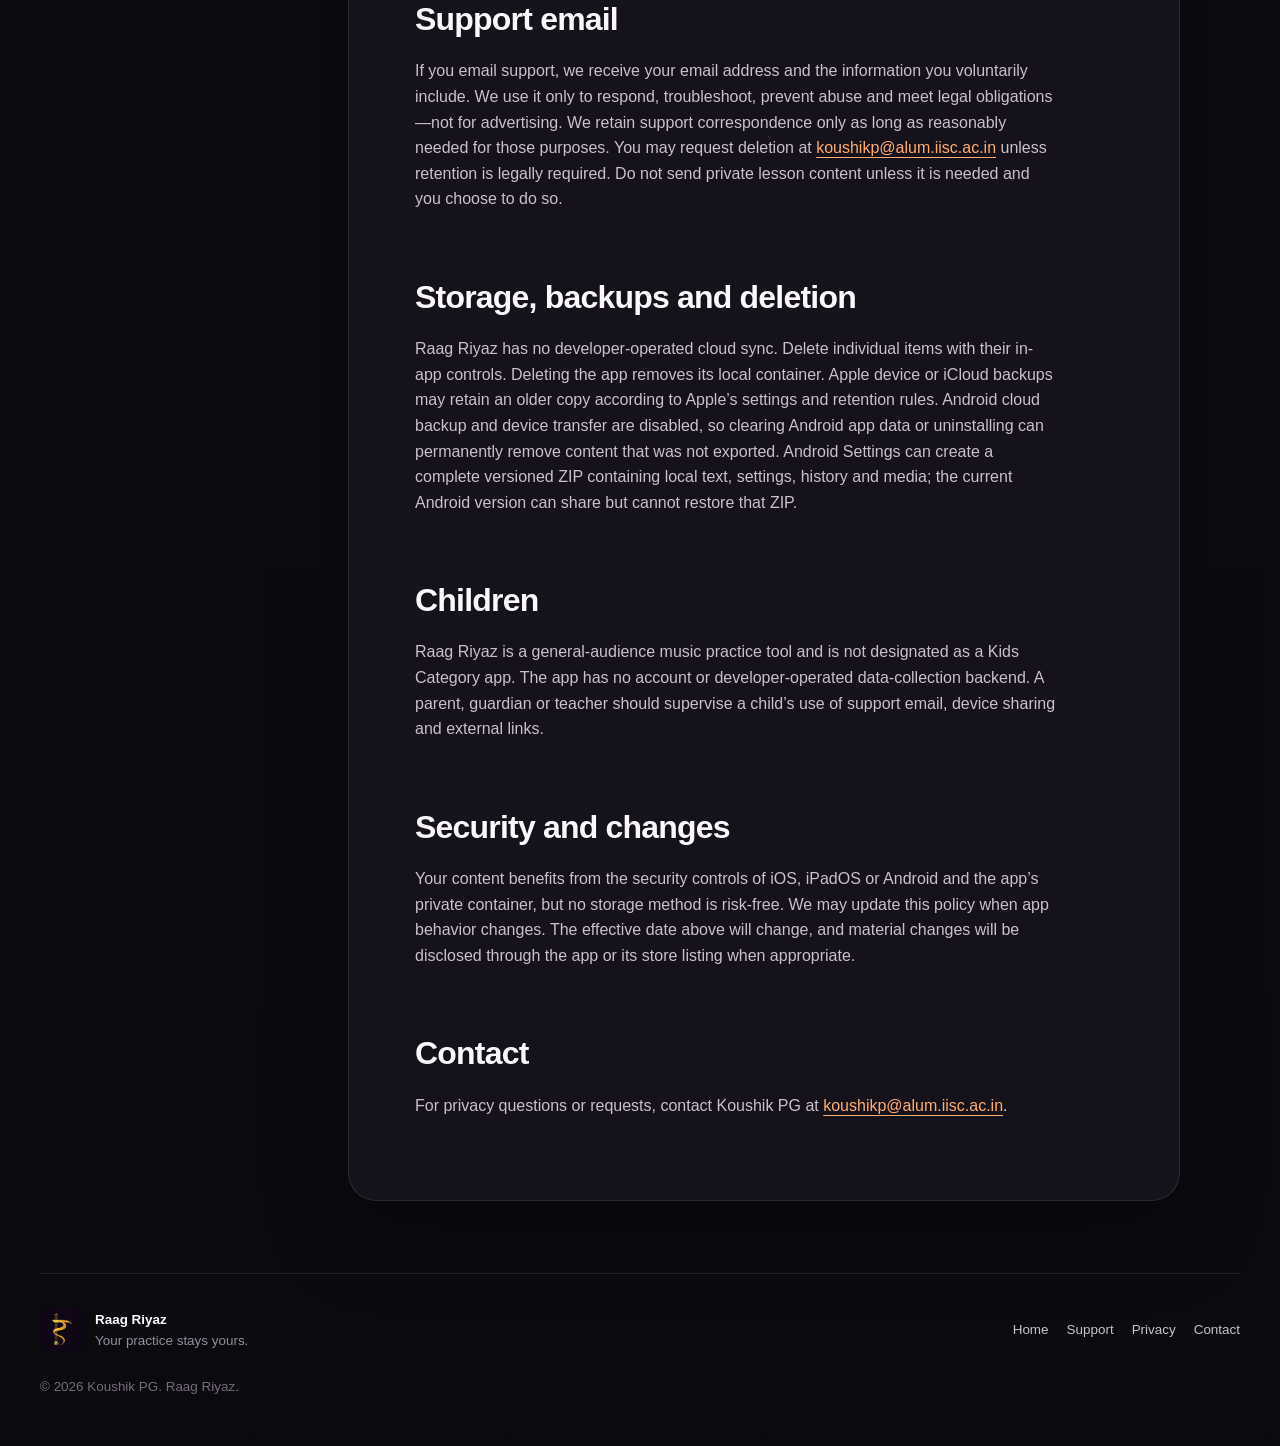
<file: privacy.html>
<!DOCTYPE html>
<html lang="en">
<head>
  <meta charset="utf-8">
  <meta name="viewport" content="width=device-width, initial-scale=1">
  <meta name="description" content="How Raag Riyaz handles microphone access, recordings, lesson notes, reminders, sharing and local app data on Apple and Android devices.">
  <meta name="theme-color" content="#0e0c13">
  <meta name="referrer" content="strict-origin-when-cross-origin">
  <meta property="og:type" content="website">
  <meta property="og:title" content="Privacy Policy — Raag Riyaz">
  <meta property="og:description" content="Raag Riyaz is offline-first, requires no account and keeps practice content on your device unless you choose to share it.">
  <meta property="og:url" content="https://koushik667.github.io/raag-riyaz-support/privacy.html">
  <meta property="og:image" content="https://koushik667.github.io/raag-riyaz-support/assets/og.png">
  <meta property="og:image:alt" content="Raag Riyaz, your complete daily riyaz">
  <meta name="twitter:card" content="summary_large_image">
  <link rel="canonical" href="https://koushik667.github.io/raag-riyaz-support/privacy.html">
  <link rel="icon" type="image/png" href="assets/app-icon.png">
  <link rel="apple-touch-icon" href="assets/app-icon.png">
  <title>Privacy Policy — Raag Riyaz</title>
  <link rel="stylesheet" href="styles.css">
</head>
<body>
  <a class="skip-link" href="#main-content">Skip to content</a>

  <header class="site-header">
    <a class="brand" href="index.html" aria-label="Raag Riyaz home">
      <img class="brand-icon" src="assets/app-icon.png" width="48" height="48" alt="">
      <span><strong>Raag Riyaz</strong><small>Hindustani music practice</small></span>
    </a>
    <nav aria-label="Primary navigation">
      <a href="index.html#features">Features</a>
      <a href="index.html#support">Help</a>
      <a aria-current="page" href="privacy.html">Privacy</a>
      <a class="nav-cta" href="index.html#platforms">Get the App</a>
    </nav>
  </header>

  <main class="policy" id="main-content">
    <section class="hero policy-hero">
      <div>
        <p class="eyebrow">PRIVACY POLICY</p>
        <h1>Your practice<br><span>stays yours.</span></h1>
        <p class="lede">Raag Riyaz is developed and provided by Koushik PG. It is offline-first, requires no account and does not contain advertising or developer-operated tracking.</p>
        <p class="effective">Effective 1 September 2026</p>
      </div>
      <div class="policy-shield" aria-hidden="true"><span>✓</span></div>
    </section>

    <section class="privacy-summary" aria-label="Privacy at a glance">
      <div><strong>No account</strong><span>No sign-in or profile</span></div>
      <div><strong>No ads</strong><span>No advertising SDK</span></div>
      <div><strong>On device</strong><span>Pitch analysis stays local</span></div>
      <div><strong>Your choice</strong><span>Share only when you decide</span></div>
    </section>

    <div class="policy-layout">
      <nav class="policy-toc" aria-label="Privacy policy contents">
        <p>On this page</p>
        <a href="#summary">Summary</a>
        <a href="#microphone">Microphone &amp; audio</a>
        <a href="#files">Camera, photos &amp; files</a>
        <a href="#notifications">Notifications</a>
        <a href="#apple">Apple actions &amp; links</a>
        <a href="#android">Android scanner</a>
        <a href="#storage">Storage &amp; deletion</a>
        <a href="#support-email">Support email</a>
        <a href="#contact">Contact</a>
      </nav>

      <article class="policy-body">
        <section id="summary">
          <h2>Summary</h2>
          <p>Raag Riyaz does not contain advertising, developer-operated analytics or tracking, and it does not send your practice content to a developer-operated server. Practice settings, history, recordings, pitch observations, Classroom content and Raag Library content are processed and stored on your device. The Android document scanner’s limited Google Play services diagnostics are described separately below.</p>
        </section>

        <section id="microphone">
          <h2>Microphone and audio</h2>
          <p>The app accesses the microphone only after you grant permission and start a swara exercise, Breath Test or recording feature. Pitch analysis runs on the device. Breath Test stores an improving duration result, not microphone audio. When you choose to record, the resulting audio is saved in the app’s private local storage. Microphone audio and pitch observations are not sent to us.</p>
        </section>

        <section id="files">
          <h2>Camera, photos and files</h2>
          <p>Photos and files are selected through operating-system pickers or when you explicitly open a supported item in Raag Riyaz. On Apple devices, the app accesses the camera only when you choose to scan lesson notes. On Android, a Scan action opens Google Play services’ document-scanner UI; gallery import inside that scanner is disabled. Selected images, PDFs, scans, audio files, written notes and lesson metadata are copied into the app’s private Classroom or Raag Library storage.</p>
        </section>

        <section id="notifications">
          <h2>Notifications and reminders</h2>
          <p>On Apple devices, the optional daily practice reminder is off by default. Notification permission is requested only after you choose to enable that reminder in Insights or save a one-time homework reminder in Classroom. Reminder times, lesson references and scheduling state are stored locally. Notifications are scheduled by the device; Raag Riyaz does not operate a push-notification server. Lock-screen reminder text is deliberately generic and does not include your private homework or lesson notes.</p>
        </section>

        <section id="practice-data">
          <h2>Practice history and settings</h2>
          <p>The app stores preferences, presets, session history, custom raags, learned-raaga state, coaching configuration and lesson dates locally. Local usage counters may be used to decide whether to ask Apple to present its native rating prompt after meaningful use. Raag Riyaz does not know whether Apple displayed the prompt or whether you submitted a rating.</p>
          <p>The current public interface does not offer MIDI setup. Conservative Bluetooth and local-network purpose strings remain in the Apple binary for devices that retained a legacy beta MIDI configuration. If such a configuration is still enabled, MIDI messages are processed only on the device and practice content is not sent to us.</p>
        </section>

        <section id="sharing">
          <h2>Sharing</h2>
          <p>Content leaves the app only when you explicitly use the device’s sharing or export controls, such as AirDrop, Files, Messages or another installed app. The destination you choose then handles the shared item under its own privacy terms. Raag Riyaz does not automatically upload your recordings or notes.</p>
        </section>

        <section id="apple">
          <h2>Apple rating, sharing and external links</h2>
          <p>The Apple version includes optional Rate and Share actions. Rate opens the App Store review page. Share opens Apple’s system share sheet with the app link. After meaningful use, the app may also ask StoreKit to present Apple’s native rating prompt; Apple decides whether it appears and handles any rating or review.</p>
          <p>The Apple version may offer optional links to creator lessons on YouTube or the Raag Riyaz fundraiser for Isha Vidhya on the Conscious Planet website. These pages open outside Raag Riyaz and are governed by their own privacy, cookie and payment policies. No payment details or donation status are returned to Raag Riyaz.</p>
        </section>

        <section id="android">
          <h2>Android document-scanner diagnostics</h2>
          <p>The Android app uses Google Play services’ ML Kit document scanner. Its scanner component may be downloaded on first use. Google states that ML Kit Android SDKs may collect device and application information, device or per-installation identifiers, performance metrics, API configuration, input/output size, feature version, feature-event types and error codes for diagnostics and usage analytics. Google states that this metadata is encrypted in transit and is not transferred to third parties. Scanned page content is processed on-device and is not included in the documented telemetry. This is Google Play services collection, not developer-operated Raag Riyaz analytics. See <a href="https://developers.google.com/ml-kit/android-data-disclosure" rel="external">Google’s ML Kit Android data disclosure</a>.</p>
        </section>

        <section id="support-email">
          <h2>Support email</h2>
          <p>If you email support, we receive your email address and the information you voluntarily include. We use it only to respond, troubleshoot, prevent abuse and meet legal obligations—not for advertising. We retain support correspondence only as long as reasonably needed for those purposes. You may request deletion at <a href="mailto:koushikp@alum.iisc.ac.in">koushikp@alum.iisc.ac.in</a> unless retention is legally required. Do not send private lesson content unless it is needed and you choose to do so.</p>
        </section>

        <section id="storage">
          <h2>Storage, backups and deletion</h2>
          <p>Raag Riyaz has no developer-operated cloud sync. Delete individual items with their in-app controls. Deleting the app removes its local container. Apple device or iCloud backups may retain an older copy according to Apple’s settings and retention rules. Android cloud backup and device transfer are disabled, so clearing Android app data or uninstalling can permanently remove content that was not exported. Android Settings can create a complete versioned ZIP containing local text, settings, history and media; the current Android version can share but cannot restore that ZIP.</p>
        </section>

        <section id="children">
          <h2>Children</h2>
          <p>Raag Riyaz is a general-audience music practice tool and is not designated as a Kids Category app. The app has no account or developer-operated data-collection backend. A parent, guardian or teacher should supervise a child’s use of support email, device sharing and external links.</p>
        </section>

        <section id="security">
          <h2>Security and changes</h2>
          <p>Your content benefits from the security controls of iOS, iPadOS or Android and the app’s private container, but no storage method is risk-free. We may update this policy when app behavior changes. The effective date above will change, and material changes will be disclosed through the app or its store listing when appropriate.</p>
        </section>

        <section id="contact">
          <h2>Contact</h2>
          <p>For privacy questions or requests, contact Koushik PG at <a href="mailto:koushikp@alum.iisc.ac.in">koushikp@alum.iisc.ac.in</a>.</p>
        </section>
      </article>
    </div>
  </main>

  <footer>
    <div class="footer-brand">
      <img src="assets/app-icon.png" width="44" height="44" alt="">
      <p><strong>Raag Riyaz</strong><span>Your practice stays yours.</span></p>
    </div>
    <div class="footer-links">
      <a href="index.html">Home</a>
      <a href="index.html#support">Support</a>
      <a href="privacy.html">Privacy</a>
      <a href="mailto:koushikp@alum.iisc.ac.in">Contact</a>
    </div>
    <p class="copyright">© 2026 Koushik PG. Raag Riyaz.</p>
  </footer>
</body>
</html>
</file>
<file: styles.css>
:root {
  color-scheme: dark;
  --ink: #0e0c13;
  --ink-soft: #15111b;
  --panel: #1b1721;
  --panel-raised: #211b28;
  --panel-soft: rgba(31, 25, 38, 0.78);
  --text: #faf8fb;
  --muted: #c9c1cd;
  --quiet: #948b9c;
  --line: rgba(255, 255, 255, 0.10);
  --line-strong: rgba(255, 255, 255, 0.17);
  --saffron: #f58738;
  --saffron-soft: #ffad70;
  --mint: #6ed6ab;
  --violet: #ad94fa;
  --rose: #f06b85;
  --blue: #66b0fa;
  --gold: #f5c46a;
  --shadow: 0 28px 80px rgba(0, 0, 0, 0.34);
  --content: 1200px;
}

* {
  box-sizing: border-box;
}

html {
  scroll-behavior: smooth;
  scroll-padding-top: 96px;
}

body {
  margin: 0;
  color: var(--text);
  background:
    radial-gradient(circle at 11% 1%, rgba(245, 135, 56, 0.13), transparent 30rem),
    radial-gradient(circle at 91% 12%, rgba(173, 148, 250, 0.10), transparent 30rem),
    linear-gradient(180deg, #0e0c13 0%, #100d15 44%, #0b0a0e 100%);
  font-family: -apple-system, BlinkMacSystemFont, "SF Pro Text", "Segoe UI", sans-serif;
  line-height: 1.6;
  min-height: 100vh;
  overflow-x: hidden;
}

body::before {
  position: fixed;
  inset: 0;
  z-index: -1;
  content: "";
  pointer-events: none;
  opacity: 0.20;
  background-image: linear-gradient(rgba(255,255,255,0.022) 1px, transparent 1px), linear-gradient(90deg, rgba(255,255,255,0.022) 1px, transparent 1px);
  background-size: 44px 44px;
  mask-image: linear-gradient(to bottom, black, transparent 70%);
}

img {
  max-width: 100%;
  height: auto;
}

a {
  color: var(--saffron-soft);
  text-decoration-thickness: 1px;
  text-underline-offset: 0.22em;
}

a:hover {
  color: var(--saffron);
}

:focus-visible {
  outline: 3px solid var(--mint);
  outline-offset: 4px;
  border-radius: 8px;
}

.skip-link {
  position: fixed;
  top: 12px;
  left: 12px;
  z-index: 100;
  padding: 11px 16px;
  color: var(--ink);
  background: var(--mint);
  border-radius: 10px;
  font-weight: 800;
  transform: translateY(-180%);
  transition: transform 160ms ease;
}

.skip-link:focus {
  transform: translateY(0);
}

.site-header,
main,
footer {
  width: min(var(--content), calc(100% - 48px));
  margin-inline: auto;
}

.site-header {
  min-height: 92px;
  display: flex;
  align-items: center;
  justify-content: space-between;
  gap: 24px;
  position: relative;
  z-index: 20;
}

.brand {
  display: inline-flex;
  align-items: center;
  gap: 12px;
  color: var(--text);
  text-decoration: none;
  min-height: 48px;
}

.brand:hover {
  color: var(--text);
}

.brand-icon {
  width: 48px;
  height: 48px;
  border-radius: 13px;
  box-shadow: 0 8px 24px rgba(245, 135, 56, 0.22);
}

.brand strong,
.brand small {
  display: block;
}

.brand strong {
  font-size: 1.04rem;
  letter-spacing: -0.015em;
}

.brand small {
  color: var(--quiet);
  font-size: 0.76rem;
  margin-top: -2px;
}

nav {
  display: flex;
  align-items: center;
  gap: 4px;
}

nav a {
  min-height: 44px;
  display: inline-flex;
  align-items: center;
  justify-content: center;
  padding: 9px 13px;
  border-radius: 999px;
  color: var(--muted);
  text-decoration: none;
  font-size: 0.91rem;
  font-weight: 700;
  white-space: nowrap;
}

nav a:hover,
nav a[aria-current="page"] {
  color: var(--text);
  background: rgba(255, 255, 255, 0.07);
}

nav .nav-cta {
  margin-left: 5px;
  padding-inline: 17px;
  color: #21120a;
  background: var(--saffron);
}

nav .nav-cta:hover {
  color: #21120a;
  background: var(--saffron-soft);
}

.hero {
  border: 1px solid var(--line);
  border-radius: 34px;
  background: linear-gradient(145deg, rgba(32, 25, 39, 0.96), rgba(20, 16, 25, 0.96));
  box-shadow: var(--shadow);
}

.product-hero {
  min-height: 700px;
  display: grid;
  grid-template-columns: minmax(0, 1.08fr) minmax(360px, 0.92fr);
  align-items: center;
  gap: clamp(32px, 6vw, 84px);
  padding: clamp(44px, 7vw, 88px);
  overflow: hidden;
  position: relative;
}

.product-hero::before {
  position: absolute;
  top: 13%;
  left: 45%;
  width: 55%;
  height: 2px;
  content: "";
  opacity: 0.24;
  transform: rotate(-8deg);
  background: linear-gradient(90deg, transparent, var(--saffron), var(--mint), transparent);
  box-shadow: 80px 44px 0 rgba(173, 148, 250, 0.35), 170px 96px 0 rgba(245, 135, 56, 0.28);
}

.hero-copy {
  position: relative;
  z-index: 3;
}

.eyebrow {
  margin: 0 0 12px;
  color: var(--saffron);
  font-size: 0.75rem;
  font-weight: 850;
  letter-spacing: 0.18em;
}

h1,
h2,
h3 {
  text-wrap: balance;
}

h1,
h2 {
  margin-top: 0;
  line-height: 1.03;
  letter-spacing: -0.045em;
}

h1 {
  margin-bottom: 0;
  font-size: clamp(3.35rem, 7.5vw, 6.6rem);
  font-weight: 830;
}

h1 span {
  color: var(--saffron);
}

h2 {
  margin-bottom: 18px;
  font-size: clamp(2.35rem, 5vw, 4.7rem);
  font-weight: 780;
}

h3 {
  margin: 0 0 10px;
  line-height: 1.18;
  letter-spacing: -0.025em;
  font-size: 1.25rem;
}

p {
  margin-top: 0;
}

.lede {
  max-width: 650px;
  margin: 24px 0 0;
  color: var(--muted);
  font-size: clamp(1.08rem, 2.1vw, 1.34rem);
}

.hero-actions {
  display: flex;
  flex-wrap: wrap;
  align-items: stretch;
  gap: 12px;
  margin-top: 30px;
}

.button {
  min-height: 52px;
  display: inline-flex;
  align-items: center;
  justify-content: center;
  padding: 12px 20px;
  border: 1px solid transparent;
  border-radius: 15px;
  font-weight: 780;
  line-height: 1.15;
  text-decoration: none;
  transition: transform 160ms ease, background-color 160ms ease, border-color 160ms ease;
}

.button:hover {
  transform: translateY(-2px);
}

.button.primary {
  min-width: 164px;
  flex-direction: column;
  color: #1e120b;
  background: linear-gradient(135deg, var(--saffron-soft), var(--saffron));
  box-shadow: 0 12px 32px rgba(245, 135, 56, 0.23);
}

.button.primary:hover {
  color: #1e120b;
  background: linear-gradient(135deg, #ffc090, var(--saffron-soft));
}

.button-kicker {
  font-size: 0.65rem;
  font-weight: 650;
}

.button.primary strong {
  font-size: 1.08rem;
}

.button.secondary {
  color: var(--text);
  border-color: var(--line-strong);
  background: rgba(255, 255, 255, 0.045);
}

.button.secondary:hover {
  color: var(--text);
  border-color: rgba(255, 255, 255, 0.28);
  background: rgba(255, 255, 255, 0.08);
}

.button.tertiary {
  color: var(--ink);
  background: var(--mint);
}

.button.tertiary:hover {
  color: var(--ink);
  background: #91e6c3;
}

.button.store {
  min-width: 176px;
  flex-direction: row;
  gap: 11px;
  background: linear-gradient(135deg, rgba(255, 255, 255, 0.10), rgba(255, 255, 255, 0.045));
  border-color: rgba(255, 255, 255, 0.26);
  color: #fff;
  box-shadow: 0 14px 34px rgba(0, 0, 0, 0.38);
}

.button.store:hover {
  background: linear-gradient(135deg, rgba(255, 255, 255, 0.15), rgba(255, 255, 255, 0.07));
  border-color: rgba(255, 255, 255, 0.42);
  color: #fff;
}

.store-logo {
  width: 21px;
  height: 21px;
  flex: none;
  display: block;
}

.store-copy {
  display: flex;
  flex-direction: column;
  align-items: flex-start;
  line-height: 1.12;
}

.store-copy .button-kicker {
  font-size: 0.62rem;
  letter-spacing: 0.06em;
  color: rgba(255, 255, 255, 0.62);
}

.store-copy strong {
  font-size: 1.06rem;
  color: #fff;
}

.trust-list {
  display: flex;
  flex-wrap: wrap;
  gap: 9px 22px;
  margin: 26px 0 0;
  padding: 0;
  color: var(--muted);
  list-style: none;
  font-size: 0.88rem;
  font-weight: 700;
}

.trust-list li::before {
  content: "✓";
  margin-right: 7px;
  color: var(--mint);
}

.hero-visual {
  min-height: 560px;
  display: grid;
  place-items: center;
  position: relative;
}

.glow {
  position: absolute;
  border-radius: 50%;
  filter: blur(48px);
  pointer-events: none;
}

.glow-saffron {
  width: 300px;
  height: 300px;
  right: -30px;
  bottom: 10%;
  background: rgba(245, 135, 56, 0.21);
}

.glow-mint {
  width: 230px;
  height: 230px;
  left: -20px;
  top: 8%;
  background: rgba(110, 214, 171, 0.13);
}

.phone-frame {
  width: min(355px, 88%);
  aspect-ratio: 780 / 1694;
  padding: 8px;
  border: 1px solid rgba(255, 255, 255, 0.28);
  border-radius: 46px;
  background: #08070a;
  box-shadow: 0 38px 90px rgba(0, 0, 0, 0.62), inset 0 0 0 2px rgba(255,255,255,0.04);
  transform: rotate(2deg);
  overflow: hidden;
  position: relative;
  z-index: 2;
}

.phone-frame::before {
  position: absolute;
  top: 14px;
  left: 50%;
  z-index: 3;
  width: 28%;
  height: 24px;
  content: "";
  border-radius: 99px;
  background: #050407;
  transform: translateX(-50%);
}

.phone-frame img {
  width: 100%;
  height: 100%;
  display: block;
  border-radius: 38px;
  object-fit: cover;
}

.floating-note {
  position: absolute;
  z-index: 4;
  display: grid;
  place-items: center;
  width: 66px;
  height: 66px;
  border: 1px solid var(--line-strong);
  border-radius: 50%;
  font-weight: 850;
  letter-spacing: 0.05em;
  backdrop-filter: blur(14px);
  box-shadow: 0 15px 45px rgba(0,0,0,0.32);
}

.note-sur {
  top: 18%;
  left: 0;
  color: var(--mint);
  background: rgba(25, 65, 54, 0.68);
}

.note-laya {
  right: -3%;
  bottom: 17%;
  color: var(--saffron-soft);
  background: rgba(74, 39, 23, 0.70);
}

.proof-strip {
  display: grid;
  grid-template-columns: repeat(4, minmax(0, 1fr));
  margin: 22px 0 0;
  border: 1px solid var(--line);
  border-radius: 22px;
  background: rgba(24, 20, 30, 0.72);
  overflow: hidden;
}

.proof-strip div {
  min-width: 0;
  padding: 22px 24px;
  border-right: 1px solid var(--line);
}

.proof-strip div:last-child {
  border-right: 0;
}

.proof-strip strong,
.proof-strip span {
  display: block;
}

.proof-strip strong {
  color: var(--text);
  font-size: 0.96rem;
}

.proof-strip span {
  margin-top: 2px;
  color: var(--quiet);
  font-size: 0.78rem;
}

.section-shell {
  margin-top: clamp(90px, 12vw, 150px);
}

.section-heading {
  max-width: 780px;
  margin-bottom: 38px;
}

.section-heading p:last-child {
  max-width: 680px;
  color: var(--muted);
  font-size: 1.08rem;
}

.compact-heading {
  max-width: 900px;
}

.feature-bento {
  display: grid;
  grid-template-columns: repeat(12, minmax(0, 1fr));
  gap: 18px;
}

.feature-card {
  min-height: 300px;
  padding: clamp(26px, 4vw, 38px);
  border: 1px solid var(--line);
  border-radius: 27px;
  background: linear-gradient(145deg, rgba(33, 27, 40, 0.94), rgba(23, 19, 29, 0.94));
  box-shadow: 0 20px 54px rgba(0, 0, 0, 0.18);
  overflow: hidden;
  position: relative;
}

.feature-card::after {
  position: absolute;
  right: -74px;
  bottom: -92px;
  width: 220px;
  height: 220px;
  content: "";
  border-radius: 50%;
  background: radial-gradient(circle, var(--feature-glow, rgba(245,135,56,0.14)), transparent 68%);
  pointer-events: none;
}

.feature-card p {
  max-width: 620px;
  color: var(--muted);
}

.feature-practice {
  grid-column: span 7;
  --feature-glow: rgba(245, 135, 56, 0.28);
}

.feature-pitch {
  grid-column: span 5;
  --feature-glow: rgba(110, 214, 171, 0.24);
}

.feature-classroom,
.feature-library,
.feature-recordings {
  grid-column: span 4;
}

.feature-classroom { --feature-glow: rgba(240, 107, 133, 0.24); }
.feature-library { --feature-glow: rgba(173, 148, 250, 0.24); }
.feature-recordings { --feature-glow: rgba(102, 176, 250, 0.24); }
.feature-insights {
  grid-column: span 12;
  min-height: 240px;
  --feature-glow: rgba(245, 196, 106, 0.23);
}

.feature-icon {
  width: 48px;
  height: 48px;
  display: grid;
  place-items: center;
  margin-bottom: 48px;
  border-radius: 15px;
  font-size: 1.18rem;
  font-weight: 850;
}

.feature-icon.saffron { color: var(--saffron-soft); background: rgba(245, 135, 56, 0.14); }
.feature-icon.mint { color: var(--mint); background: rgba(110, 214, 171, 0.14); }
.feature-icon.rose { color: var(--rose); background: rgba(240, 107, 133, 0.14); }
.feature-icon.violet { color: var(--violet); background: rgba(173, 148, 250, 0.14); }
.feature-icon.blue { color: var(--blue); background: rgba(102, 176, 250, 0.14); }
.feature-icon.gold { color: var(--gold); background: rgba(245, 196, 106, 0.14); }

.feature-label {
  margin: 0 0 8px;
  color: var(--quiet) !important;
  font-size: 0.70rem;
  font-weight: 850;
  letter-spacing: 0.17em;
}

.feature-card h3 {
  max-width: 600px;
  font-size: clamp(1.35rem, 2.5vw, 2rem);
}

.chip-list {
  display: flex;
  flex-wrap: wrap;
  gap: 8px;
  margin: 24px 0 0;
  padding: 0;
  list-style: none;
}

.chip-list li {
  padding: 7px 11px;
  border: 1px solid var(--line);
  border-radius: 999px;
  color: var(--muted);
  background: rgba(255,255,255,0.035);
  font-size: 0.78rem;
  font-weight: 700;
}

.training-grid {
  display: grid;
  grid-template-columns: repeat(4, minmax(0, 1fr));
  gap: 1px;
  border: 1px solid var(--line);
  border-radius: 28px;
  background: var(--line);
  overflow: hidden;
}

.training-grid article {
  min-height: 245px;
  padding: 28px;
  background: rgba(24, 20, 30, 0.97);
}

.training-grid article:nth-child(2),
.training-grid article:nth-child(6) {
  background: rgba(22, 30, 31, 0.97);
}

.training-grid article:nth-child(4),
.training-grid article:nth-child(8) {
  background: rgba(29, 23, 37, 0.97);
}

.training-grid span {
  display: block;
  margin-bottom: 36px;
  color: var(--saffron);
  font-size: 0.73rem;
  font-weight: 850;
}

.training-grid p {
  margin-bottom: 0;
  color: var(--quiet);
  font-size: 0.91rem;
}

.feature-ledger {
  display: grid;
  grid-template-columns: minmax(250px, 0.72fr) minmax(0, 1.28fr);
  align-items: center;
  gap: clamp(32px, 6vw, 76px);
  margin-top: 22px;
  padding: clamp(32px, 5vw, 50px);
  border: 1px solid var(--line);
  border-radius: 28px;
  background: linear-gradient(135deg, rgba(38, 27, 24, 0.83), rgba(24, 20, 30, 0.95));
}

.feature-ledger h2 {
  margin-bottom: 0;
  font-size: clamp(2rem, 4vw, 3.4rem);
}

.feature-ledger ul {
  display: grid;
  grid-template-columns: repeat(3, minmax(0, 1fr));
  gap: 1px;
  margin: 0;
  padding: 0;
  border: 1px solid var(--line);
  border-radius: 18px;
  background: var(--line);
  list-style: none;
  overflow: hidden;
}

.feature-ledger li {
  min-height: 112px;
  padding: 18px;
  background: rgba(22, 18, 27, 0.97);
}

.feature-ledger strong,
.feature-ledger span {
  display: block;
}

.feature-ledger strong {
  color: var(--saffron-soft);
  font-size: 1.08rem;
}

.feature-ledger span {
  margin-top: 3px;
  color: var(--quiet);
  font-size: 0.78rem;
}

.screenshot-gallery {
  display: grid;
  grid-auto-columns: minmax(248px, 295px);
  grid-auto-flow: column;
  gap: 18px;
  padding: 4px 4px 24px;
  overflow-x: auto;
  overscroll-behavior-inline: contain;
  scroll-snap-type: inline mandatory;
  scrollbar-color: var(--saffron) rgba(255,255,255,0.06);
}

.screenshot-gallery figure {
  margin: 0;
  scroll-snap-align: start;
}

.screenshot-gallery img {
  width: 100%;
  display: block;
  border: 1px solid var(--line-strong);
  border-radius: 25px;
  background: var(--panel);
  box-shadow: 0 22px 56px rgba(0,0,0,0.34);
}

.screenshot-gallery figcaption {
  padding: 14px 5px 0;
}

.screenshot-gallery strong,
.screenshot-gallery span {
  display: block;
}

.screenshot-gallery strong {
  font-size: 0.96rem;
}

.screenshot-gallery span {
  margin-top: 2px;
  color: var(--quiet);
  font-size: 0.78rem;
}

.privacy-promise {
  display: grid;
  grid-template-columns: 180px minmax(0, 1.3fr) minmax(260px, 0.7fr);
  align-items: center;
  gap: clamp(28px, 5vw, 64px);
  margin-top: clamp(90px, 12vw, 150px);
  padding: clamp(36px, 7vw, 76px);
  border: 1px solid rgba(110, 214, 171, 0.19);
  border-radius: 32px;
  background: linear-gradient(135deg, rgba(20, 43, 36, 0.72), rgba(22, 18, 28, 0.96));
  box-shadow: var(--shadow);
}

.privacy-promise h2 {
  font-size: clamp(2.3rem, 4.5vw, 4.2rem);
}

.privacy-promise p:not(.eyebrow) {
  color: var(--muted);
}

.privacy-promise .eyebrow,
.policy .eyebrow {
  color: var(--mint);
}

.privacy-orbit {
  width: 150px;
  height: 150px;
  display: grid;
  place-items: center;
  border: 1px solid rgba(110,214,171,0.24);
  border-radius: 50%;
  position: relative;
}

.privacy-orbit::before,
.privacy-orbit::after {
  position: absolute;
  content: "";
  border: 1px solid rgba(110,214,171,0.17);
  border-radius: 50%;
}

.privacy-orbit::before { width: 104px; height: 104px; }
.privacy-orbit::after { width: 58px; height: 58px; background: rgba(110,214,171,0.10); }
.privacy-orbit span { width: 8px; height: 8px; border-radius: 50%; background: var(--mint); box-shadow: 0 0 18px rgba(110,214,171,0.8); position: absolute; }
.privacy-orbit span:nth-child(1) { top: 18px; left: 36px; }
.privacy-orbit span:nth-child(2) { right: 18px; top: 69px; }
.privacy-orbit span:nth-child(3) { bottom: 18px; left: 49px; }

.text-link {
  display: inline-flex;
  gap: 7px;
  align-items: center;
  min-height: 44px;
  color: var(--mint);
  font-weight: 780;
  text-decoration: none;
}

.text-link:hover {
  color: #91e6c3;
}

.privacy-points {
  margin: 0;
  padding: 0;
  list-style: none;
}

.privacy-points li {
  padding: 15px 0;
  border-bottom: 1px solid var(--line);
}

.privacy-points li:last-child {
  border-bottom: 0;
}

.privacy-points strong,
.privacy-points span {
  display: block;
}

.privacy-points strong {
  color: var(--mint);
}

.privacy-points span {
  color: var(--quiet);
  font-size: 0.83rem;
}

.help-grid {
  display: grid;
  grid-template-columns: repeat(3, minmax(0, 1fr));
  gap: 16px;
}

.help-grid article {
  min-height: 235px;
  padding: 27px;
  border: 1px solid var(--line);
  border-radius: 23px;
  background: var(--panel-soft);
}

.help-grid article p {
  margin-bottom: 0;
  color: var(--quiet);
  font-size: 0.91rem;
}

.help-grid .contact-card {
  display: flex;
  flex-direction: column;
  align-items: flex-start;
  background: linear-gradient(145deg, rgba(44, 64, 57, 0.74), rgba(27, 23, 33, 0.95));
}

.contact-card .button {
  margin-top: auto;
}

.faq-list {
  margin-top: 22px;
  border-top: 1px solid var(--line);
}

.faq-list details {
  border-bottom: 1px solid var(--line);
}

.faq-list summary {
  min-height: 64px;
  display: flex;
  align-items: center;
  justify-content: space-between;
  gap: 20px;
  padding: 15px 4px;
  cursor: pointer;
  font-weight: 760;
  list-style: none;
}

.faq-list summary::-webkit-details-marker {
  display: none;
}

.faq-list summary::after {
  content: "+";
  color: var(--saffron);
  font-size: 1.6rem;
  font-weight: 500;
}

.faq-list details[open] summary::after {
  content: "−";
}

.faq-list details p {
  max-width: 760px;
  padding: 0 4px 20px;
  color: var(--quiet);
}

.platform-card {
  display: flex;
  align-items: center;
  justify-content: space-between;
  gap: 36px;
  margin-top: clamp(90px, 12vw, 150px);
  padding: clamp(32px, 5vw, 55px);
  border: 1px solid var(--line);
  border-radius: 28px;
  background: linear-gradient(120deg, rgba(46, 27, 21, 0.86), rgba(27, 23, 33, 0.96));
}

.platform-card h2 {
  margin-bottom: 12px;
  font-size: clamp(2rem, 4vw, 3.5rem);
}

.platform-card p:not(.eyebrow) {
  max-width: 680px;
  margin-bottom: 0;
  color: var(--muted);
}

.platform-actions {
  min-width: 240px;
  display: flex;
  flex-direction: column;
  gap: 10px;
}

.missing-page {
  max-width: 900px;
  min-height: 540px;
  display: flex;
  flex-direction: column;
  justify-content: center;
  margin: 32px auto 0;
  padding: clamp(40px, 8vw, 88px);
  background: linear-gradient(135deg, rgba(47, 29, 23, 0.88), rgba(25, 20, 31, 0.97));
}

footer {
  display: grid;
  grid-template-columns: 1fr auto;
  align-items: center;
  gap: 24px;
  margin-top: 72px;
  padding: 34px 0 48px;
  border-top: 1px solid var(--line);
  color: var(--quiet);
  font-size: 0.84rem;
}

.footer-brand {
  display: flex;
  align-items: center;
  gap: 11px;
}

.footer-brand img {
  border-radius: 12px;
}

.footer-brand p {
  margin: 0;
}

.footer-brand strong,
.footer-brand span {
  display: block;
}

.footer-brand strong {
  color: var(--text);
}

.footer-links {
  display: flex;
  flex-wrap: wrap;
  justify-content: flex-end;
  gap: 8px 18px;
}

.footer-links a {
  min-height: 44px;
  display: inline-flex;
  align-items: center;
  color: var(--muted);
  text-decoration: none;
}

.footer-links a:hover {
  color: var(--text);
}

.copyright {
  grid-column: 1 / -1;
  margin: 0;
  color: #756c7c;
}

/* Privacy policy */
.policy {
  width: min(1080px, calc(100% - 48px));
}

.policy-hero {
  display: grid;
  grid-template-columns: minmax(0, 1fr) 180px;
  align-items: center;
  gap: 40px;
  margin-top: 16px;
  padding: clamp(38px, 7vw, 76px);
  background: linear-gradient(135deg, rgba(21, 53, 44, 0.72), rgba(25, 20, 31, 0.97));
}

.policy-hero h1 {
  font-size: clamp(3rem, 7vw, 5.9rem);
}

.policy-hero h1 span {
  color: var(--mint);
}

.effective {
  margin: 22px 0 0;
  color: var(--quiet);
  font-size: 0.88rem;
  font-weight: 700;
}

.policy-shield {
  width: 146px;
  height: 164px;
  display: grid;
  place-items: center;
  border: 2px solid rgba(110,214,171,0.50);
  border-radius: 72px 72px 85px 85px;
  color: var(--mint);
  background: rgba(110,214,171,0.07);
  clip-path: polygon(50% 0, 95% 18%, 90% 70%, 50% 100%, 10% 70%, 5% 18%);
  font-size: 2.5rem;
  font-weight: 900;
}

.privacy-summary {
  display: grid;
  grid-template-columns: repeat(4, minmax(0, 1fr));
  margin-top: 20px;
  border: 1px solid var(--line);
  border-radius: 20px;
  background: rgba(24,20,30,0.75);
  overflow: hidden;
}

.privacy-summary div {
  padding: 19px 22px;
  border-right: 1px solid var(--line);
}

.privacy-summary div:last-child {
  border-right: 0;
}

.privacy-summary strong,
.privacy-summary span {
  display: block;
}

.privacy-summary strong {
  color: var(--mint);
  font-size: 0.92rem;
}

.privacy-summary span {
  color: var(--quiet);
  font-size: 0.76rem;
}

.policy-layout {
  display: grid;
  grid-template-columns: 220px minmax(0, 1fr);
  align-items: start;
  gap: 28px;
  margin-top: 28px;
}

.policy-toc {
  display: flex;
  flex-direction: column;
  align-items: stretch;
  gap: 2px;
  padding: 20px;
  border: 1px solid var(--line);
  border-radius: 20px;
  background: rgba(24,20,30,0.72);
  position: sticky;
  top: 18px;
}

.policy-toc p {
  margin: 0 10px 8px;
  color: var(--quiet);
  font-size: 0.70rem;
  font-weight: 850;
  letter-spacing: 0.14em;
  text-transform: uppercase;
}

.policy-toc a {
  min-height: 42px;
  justify-content: flex-start;
  padding: 8px 10px;
  border-radius: 10px;
  color: var(--muted);
  font-size: 0.83rem;
}

.policy-toc a:hover {
  color: var(--text);
  background: rgba(255,255,255,0.05);
}

.policy-body {
  padding: clamp(30px, 6vw, 66px);
  border: 1px solid var(--line);
  border-radius: 28px;
  background: rgba(24, 20, 30, 0.88);
  box-shadow: var(--shadow);
}

.policy-body section {
  scroll-margin-top: 24px;
}

.policy-body h2 {
  margin: 2.15em 0 0.7em;
  font-size: clamp(1.45rem, 2.5vw, 2rem);
  letter-spacing: -0.025em;
}

.policy-body section:first-child h2 {
  margin-top: 0;
}

.policy-body p {
  max-width: 72ch;
  color: var(--muted);
}

.policy-body a {
  overflow-wrap: anywhere;
}

@media (max-width: 980px) {
  .site-header {
    min-height: auto;
    padding-block: 18px;
    align-items: flex-start;
  }

  .site-header nav {
    max-width: 480px;
    justify-content: flex-end;
    flex-wrap: wrap;
  }

  .product-hero {
    min-height: 0;
    grid-template-columns: minmax(0, 1fr) minmax(280px, 0.72fr);
    padding: 54px 44px;
  }

  .hero-visual {
    min-height: 490px;
  }

  .proof-strip {
    grid-template-columns: repeat(2, minmax(0, 1fr));
  }

  .proof-strip div:nth-child(2) {
    border-right: 0;
  }

  .proof-strip div:nth-child(-n+2) {
    border-bottom: 1px solid var(--line);
  }

  .feature-practice,
  .feature-pitch,
  .feature-classroom,
  .feature-library,
  .feature-recordings,
  .feature-insights {
    grid-column: span 6;
  }

  .training-grid {
    grid-template-columns: repeat(2, minmax(0, 1fr));
  }

  .feature-ledger {
    grid-template-columns: 1fr;
  }

  .privacy-promise {
    grid-template-columns: 120px minmax(0, 1fr);
  }

  .privacy-orbit {
    width: 110px;
    height: 110px;
  }

  .privacy-orbit::before { width: 78px; height: 78px; }
  .privacy-orbit::after { width: 42px; height: 42px; }
  .privacy-orbit span:nth-child(1) { top: 12px; left: 27px; }
  .privacy-orbit span:nth-child(2) { right: 12px; top: 50px; }
  .privacy-orbit span:nth-child(3) { bottom: 12px; left: 37px; }

  .privacy-points {
    grid-column: 2;
  }

  .help-grid {
    grid-template-columns: repeat(2, minmax(0, 1fr));
  }

  .platform-card {
    align-items: flex-start;
    flex-direction: column;
  }

  .platform-actions {
    width: 100%;
    flex-direction: row;
  }

  .platform-actions .button {
    flex: 1;
  }
}

@media (max-width: 760px) {
  .site-header,
  main,
  footer,
  .policy {
    width: min(100% - 28px, var(--content));
  }

  .site-header {
    flex-direction: column;
    gap: 14px;
  }

  .site-header nav {
    width: 100%;
    max-width: none;
    justify-content: flex-start;
    overflow-x: auto;
    padding-bottom: 3px;
  }

  nav a {
    padding-inline: 12px;
  }

  nav .nav-cta {
    margin-left: 0;
  }

  .product-hero {
    grid-template-columns: 1fr;
    gap: 38px;
    padding: 40px 24px 28px;
    border-radius: 26px;
  }

  .product-hero::before {
    top: 55%;
    left: 5%;
    width: 90%;
  }

  h1 {
    font-size: clamp(3.15rem, 16vw, 5rem);
  }

  .hero-actions {
    flex-direction: column;
  }

  .hero-actions .button {
    width: 100%;
  }

  .trust-list {
    column-gap: 17px;
  }

  .hero-visual {
    min-height: 500px;
  }

  .phone-frame {
    width: min(305px, 84%);
  }

  .floating-note {
    width: 56px;
    height: 56px;
    font-size: 0.78rem;
  }

  .note-sur { left: 2%; }
  .note-laya { right: 0; }

  .section-shell {
    margin-top: 92px;
  }

  .feature-bento {
    grid-template-columns: 1fr;
  }

  .feature-practice,
  .feature-pitch,
  .feature-classroom,
  .feature-library,
  .feature-recordings,
  .feature-insights {
    grid-column: auto;
  }

  .feature-card {
    min-height: 0;
  }

  .feature-icon {
    margin-bottom: 34px;
  }

  .training-grid {
    grid-template-columns: 1fr;
  }

  .training-grid article {
    min-height: 0;
  }

  .feature-ledger {
    padding: 30px 24px;
  }

  .feature-ledger ul {
    grid-template-columns: repeat(2, minmax(0, 1fr));
  }

  .privacy-promise {
    grid-template-columns: 1fr;
    padding: 34px 26px;
    border-radius: 26px;
  }

  .privacy-orbit {
    margin-bottom: 4px;
  }

  .privacy-points {
    grid-column: auto;
  }

  .help-grid {
    grid-template-columns: 1fr;
  }

  .help-grid article {
    min-height: 0;
  }

  .contact-card .button {
    margin-top: 12px;
  }

  .platform-actions {
    flex-direction: column;
  }

  footer {
    grid-template-columns: 1fr;
  }

  .footer-links {
    justify-content: flex-start;
  }

  .copyright {
    grid-column: auto;
  }

  .policy-hero {
    grid-template-columns: 1fr;
    gap: 28px;
    padding: 38px 26px;
    border-radius: 26px;
  }

  .policy-shield {
    width: 90px;
    height: 102px;
    font-size: 1.7rem;
  }

  .privacy-summary {
    grid-template-columns: repeat(2, minmax(0, 1fr));
  }

  .privacy-summary div:nth-child(2) {
    border-right: 0;
  }

  .privacy-summary div:nth-child(-n+2) {
    border-bottom: 1px solid var(--line);
  }

  .policy-layout {
    grid-template-columns: 1fr;
  }

  .policy-toc {
    display: grid;
    grid-template-columns: repeat(2, minmax(0, 1fr));
    position: static;
  }

  .policy-toc p {
    grid-column: 1 / -1;
  }

  .policy-body {
    padding: 30px 24px;
    border-radius: 23px;
  }
}

@media (max-width: 430px) {
  .brand small {
    display: none;
  }

  .proof-strip {
    grid-template-columns: 1fr;
  }

  .proof-strip div {
    border-right: 0;
    border-bottom: 1px solid var(--line);
  }

  .proof-strip div:last-child {
    border-bottom: 0;
  }

  .privacy-summary {
    grid-template-columns: 1fr;
  }

  .feature-ledger ul {
    grid-template-columns: 1fr;
  }

  .privacy-summary div,
  .privacy-summary div:nth-child(2) {
    border-right: 0;
    border-bottom: 1px solid var(--line);
  }

  .privacy-summary div:last-child {
    border-bottom: 0;
  }

  .policy-toc {
    grid-template-columns: 1fr;
  }
}

@media (prefers-reduced-motion: reduce) {
  html {
    scroll-behavior: auto;
  }

  *,
  *::before,
  *::after {
    scroll-behavior: auto !important;
    transition-duration: 0.01ms !important;
  }
}

@media print {
  :root {
    color-scheme: light;
  }

  body {
    color: #1e1822;
    background: white;
  }

  body::before,
  .skip-link,
  .site-header nav,
  .policy-shield,
  .policy-toc,
  footer {
    display: none !important;
  }

  .site-header,
  .policy {
    width: 100%;
  }

  .site-header {
    min-height: auto;
    padding-bottom: 18px;
  }

  .brand,
  .brand strong,
  .policy-hero h1,
  .policy-body h2 {
    color: #1e1822;
  }

  .policy-hero,
  .privacy-summary,
  .policy-body {
    border: 1px solid #d8d2da;
    box-shadow: none;
    background: white;
  }

  .privacy-summary strong,
  .policy-hero h1 span,
  .policy .eyebrow {
    color: #246f59;
  }

  .privacy-summary span,
  .policy-hero .lede,
  .effective,
  .policy-body p {
    color: #403845;
  }

  .policy-layout {
    display: block;
  }

  .policy-body {
    margin-top: 20px;
  }

  .policy-body section {
    break-inside: avoid;
  }

  a {
    color: #1e1822;
  }
}
</file>
